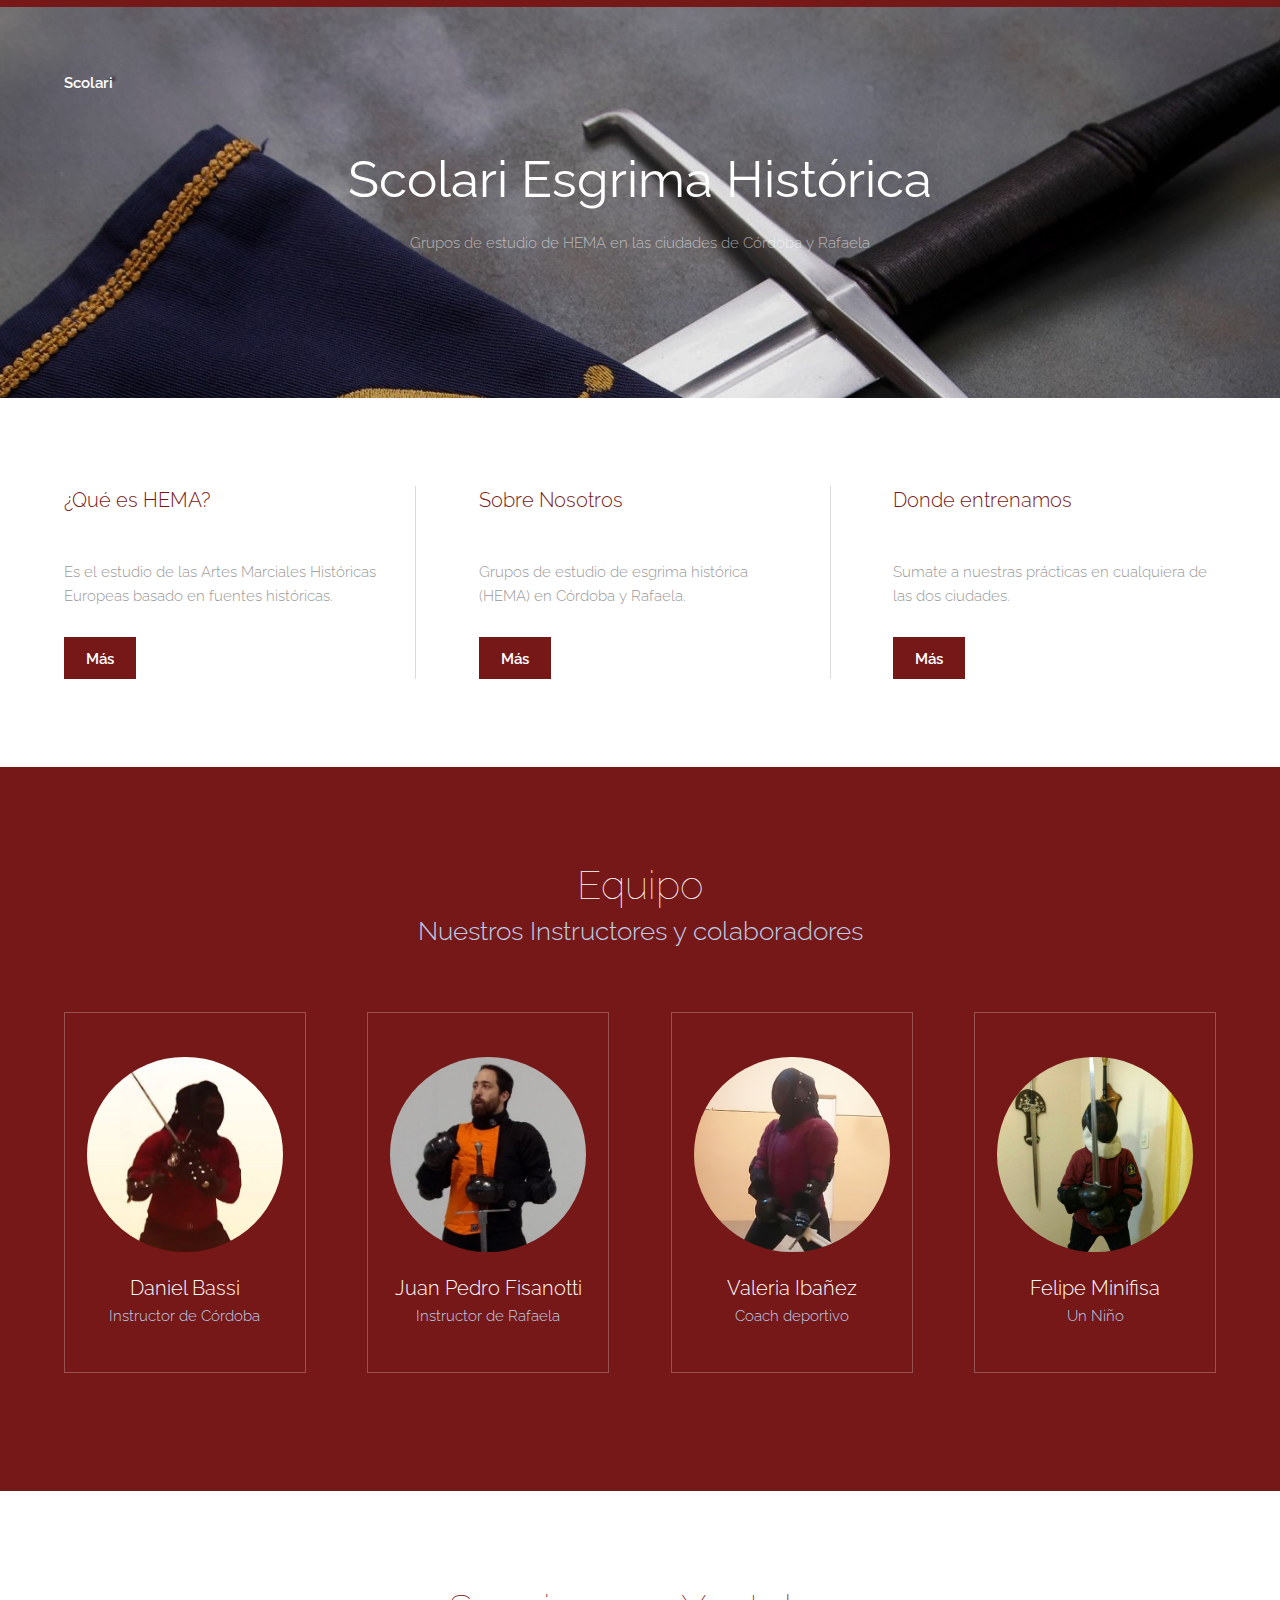
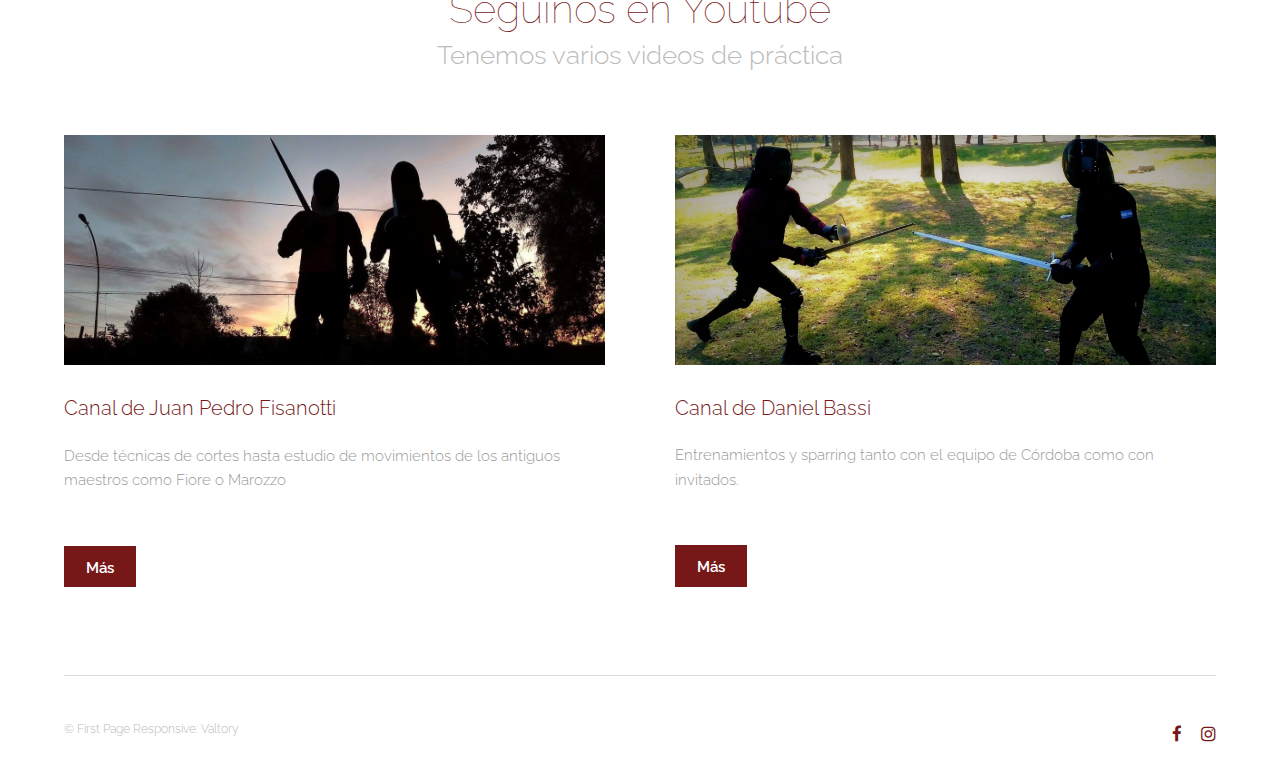
<file: index.html>
<!DOCTYPE HTML>
<!--
-->
<html>
	<head>
		<title>Scolari HEMA</title>
		<link  rel="icon"   href="images/logo1.png" sizes="32x32" type="image/png" />
		<meta charset="utf-8" />
		<meta name="viewport" content="width=device-width, initial-scale=1" />
		<link rel="stylesheet" href="assets/css/main.css" />
	</head>
	<body>

		<!-- Header -->
			<header id="header">
				<div class="inner">
					<a href="index.html" class="logo">Scolari</a>
					<nav id="nav">
					</nav>
					<a href="#navPanel" class="navPanelToggle"><span class="fa fa-bars"></span></a>
				</div>
			</header>

		<!-- Banner -->
			<section id="banner">
				<h1>Scolari Esgrima Histórica</h1>
				<p>Grupos de estudio de HEMA en las ciudades de Córdoba y Rafaela</p>
			</section>

		<!-- One -->
			<section id="one" class="wrapper">
				<div class="inner">
					<div class="flex flex-3">
						<article>
							<header>
								<h3>¿Qué es HEMA?<br /> </h3>
							</header> <br>
							<p>Es el estudio de las Artes Marciales Históricas Europeas basado en fuentes históricas.</p>
							<footer>
								<a href="queeshema.html" class="button special">Más</a>
							</footer>
						</article>
						<article>
							<header>
								<h3>Sobre Nosotros<br /> </h3>
								<br>
							</header>
							<p>Grupos de estudio de esgrima histórica (HEMA) en Córdoba y Rafaela.</p>
							<footer>
								<a href="aboutus.html" class="button special">Más</a>
							</footer>
						</article>
						<article>
							<header>
								<h3>Donde entrenamos<br /> </h3>
								<br>
							</header>
							<p>Sumate a nuestras prácticas en cualquiera de las dos ciudades.</p>
							<footer>
								<a href="ubicacion.html" class="button special">Más</a>
							</footer>
						</article>
					</div>
				</div>
			</section>

		<!-- Two -->
			<section id="two" class="wrapper style1 special">
				<div class="inner">
					<header>
						<h2>Equipo</h2>
						<p>Nuestros Instructores y colaboradores</p>
					</header>
					<div class="flex flex-4">
						<div class="box person">
							<div class="image round">
								<img src="images/pic03.jpg" alt="Person 1" />
							</div>
							<h3>Daniel Bassi</h3>
							<p>Instructor de Córdoba</p>
						</div>
						<div class="box person">
							<div class="image round">
								
								<img src="images/pic04.jpg" alt="Person 2" />
							</div>
							<h3>Juan Pedro Fisanotti</h3>
							<p>Instructor de Rafaela</p>
						</div>
						<div class="box person">
							<div class="image round">
								<img src="images/pic05.jpg" alt="Person 3" />
							</div>
							<h3>Valeria Ibañez</h3>
							<p>Coach deportivo</p>
						</div>
						<div class="box person">
							<div class="image round">
								<img src="images/pic06.jpg" alt="Person 4" />
							</div>
							<h3>Felipe Minifisa</h3>
							<p>Un Niño</p>
						</div>
					</div>
				</div>
			</section>

		<!-- Three -->
			<section id="three" class="wrapper special">
				<div class="inner">
					<header class="align-center">
						<h2>Seguinos en Youtube</h2>
						<p>Tenemos varios videos de práctica</p>
					</header>
					<div class="flex flex-2">
						<article>
							<div class="image fit">
								<img src="images/pic01.jpg" alt="Pic 01" />
							</div>
							<header>
								<h3>Canal de Juan Pedro Fisanotti</h3>
							</header>
							<p>Desde técnicas de cortes hasta estudio de movimientos de los antiguos maestros como Fiore o Marozzo</p>
							<br>
							<footer>
								<a href="https://www.youtube.com/user/fisadev" class="button special">Más</a>
							</footer>
						</article>
						<article>
							<div class="image fit">
								<img src="images/pic02.jpg" alt="Pic 02" />
							</div>
							<header>
								<h3>Canal de Daniel Bassi</h3>
							</header>
							<p>Entrenamientos y sparring tanto con el equipo de Córdoba como con invitados.</p>
							<br>
							<footer>
								<a href="https://www.youtube.com/user/Dancorg" class="button special">Más</a>
							</footer>
						</article>
					</div>
				</div>
			</section>

		<!-- Footer -->
			<footer id="footer">
				<div class="inner">
					<div class="flex">
						<div class="copyright">
							&copy; First Page Responsive: <a href="https://github.com/Valtory">Valtory</a>
						</div>
						<ul class="icons">
							<li><a href="https://www.facebook.com/scolariesgrimahistorica" class="icon fa-facebook"><span class="label">Facebook</span></a></li>
							
							<li><a href="https://www.instagram.com/scolaricordoba/" class="icon fa-instagram"><span class="label">Instagram</span></a></li>
						</ul>
					</div>
				</div>
			</footer>

		<!-- Scripts -->
			<script src="assets/js/jquery.min.js"></script>
			<script src="assets/js/skel.min.js"></script>
			<script src="assets/js/util.js"></script>
			<script src="assets/js/main.js"></script>

	</body>
</html>
</file>
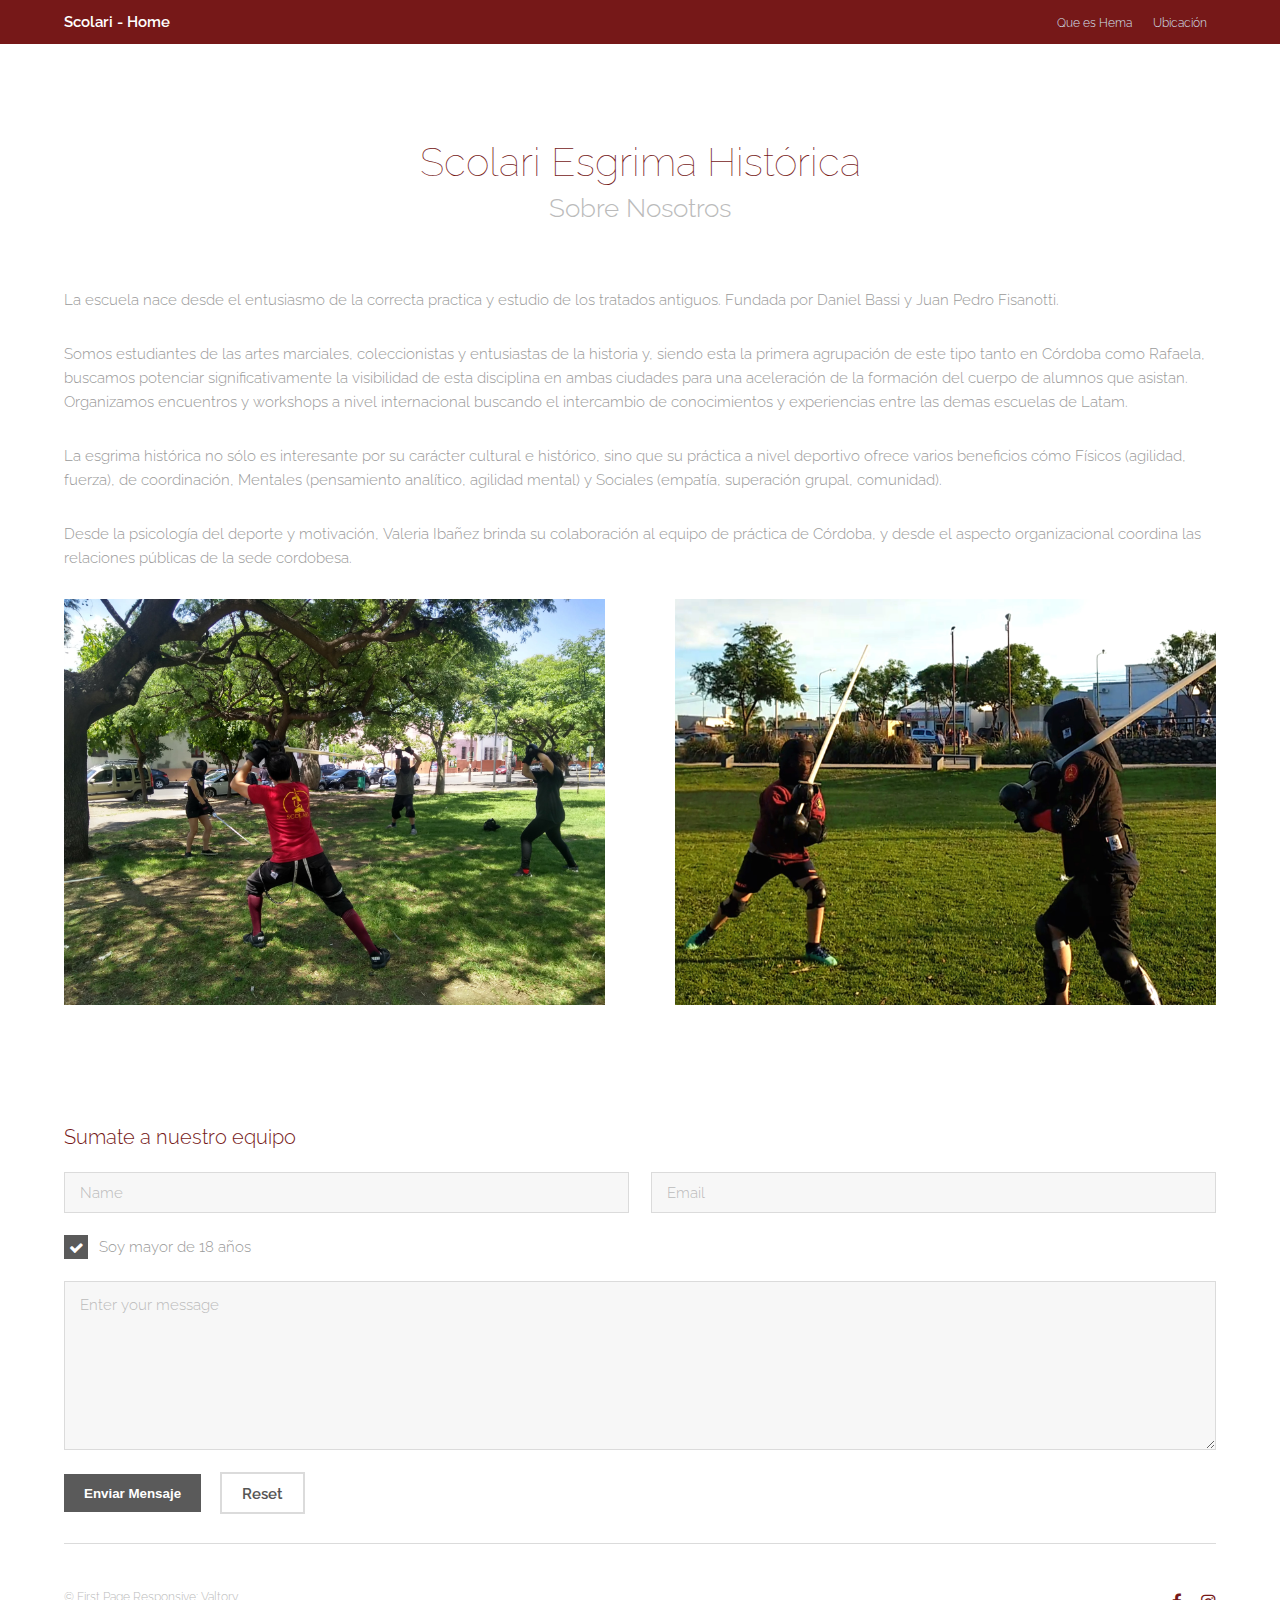
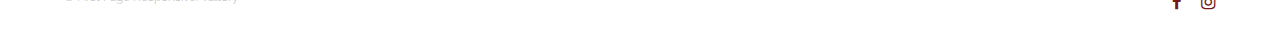
<file: aboutus.html>
<!DOCTYPE HTML>

<html>
	<head>
		<title>Sobre Nosotros</title>
		<link  rel="icon"   href="images/logo1.png" sizes="32x32" type="image/png" />
		<meta charset="utf-8" />
		<meta name="viewport" content="width=device-width, initial-scale=1" />
		<link rel="stylesheet" href="assets/css/main.css" />
	</head>
	<body class="subpage">

		<!-- Header -->
			<header id="header">
				<div class="inner">
					<a href="index.html" class="logo">Scolari - Home</a>
					<a href="queeshema.html" style="-webkit-tap-highlight-color: rgba(0, 0, 0, 0);">Que es Hema</a>
					</nav>
					<a href="ubicacion.html" style="-webkit-tap-highlight-color: rgba(0, 0, 0, 0);">Ubicación</a>
                </nav>
					<a href="#navPanel" class="navPanelToggle"><span class="fa fa-bars"></span></a>
				</div>
			</header>

		<!-- Three -->
			<section id="three" class="wrapper">
				<div class="inner">
					<header class="align-center">
						<h2>Scolari Esgrima Histórica</h2>
						<p>Sobre Nosotros</p>
					</header>
					<p> La escuela nace desde el entusiasmo de la correcta practica y estudio de los tratados antiguos. Fundada por Daniel Bassi y Juan Pedro Fisanotti.</p>
					<p>Somos estudiantes de las artes marciales, coleccionistas y entusiastas de la historia y, siendo esta la primera agrupación de este tipo tanto en Córdoba como Rafaela, buscamos potenciar significativamente la visibilidad de esta disciplina en ambas ciudades para una aceleración de la formación del cuerpo de alumnos que asistan. 
						Organizamos encuentros y workshops a nivel internacional buscando el intercambio de conocimientos y experiencias entre las demas escuelas de Latam.</p> 
						<p>La esgrima histórica no sólo es interesante por su carácter cultural e histórico, sino que su práctica a nivel deportivo ofrece varios beneficios cómo Físicos (agilidad, fuerza), de coordinación, Mentales (pensamiento analítico, agilidad mental) y Sociales (empatía, superación grupal, comunidad).</p>
						<p>Desde la psicología del deporte y motivación, Valeria Ibañez brinda su colaboración al equipo de práctica de Córdoba, y desde el aspecto organizacional coordina las relaciones públicas de la sede cordobesa.
						</p>
					<div class="flex flex-2">
						<article>
							<div class="image fit">
								<img src="images/pic07.jpg" alt="Pic 07" />
							</div>
							
						</article>
						<article>
							<div class="image fit">
								<img src="images/felifisa.jpg" alt="Pic 08" />
							</div>
							
						</article>
					</div>
				</div>
			</section>

<!-- Box -->
<section >
	<div class="inner">
			<!-- Form -->
			<h3>Sumate a nuestro equipo</h3>
			
		<form  name="contactForm" id= "resetForm">	
			<div class="row uniform">
				<div class="6u 12u$(xsmall)">
					<input type="text" name="name" id="name" value="" placeholder="Name" />
				</div>
				<div class="6u$ 12u$(xsmall)">
					<input type="email" name="email" id="email" value="" placeholder="Email" />
				</div>
				
				<div class="6u$ 12u$(small)">
					<input type="checkbox" id="human" name="human" checked>
					<label for="human">Soy mayor de 18 años</label>
				</div>
				<!-- Break -->
				<div class="12u$">
					<textarea name="message" id="message" placeholder="Enter your message" rows="6"></textarea>
				</div>
				<!-- Break -->
				<div class="12u$">
					<ul class="actions">
						<li><button type="submit" id="submit-form">Enviar Mensaje</button></li>
						
						<li><input type="reset" value="Reset" class="alt" /></li>
					</ul>
				</div>
			</div>
		</form>
		<script>
			const scriptURL = 'https://script.google.com/macros/s/AKfycbxB9X_HObj8pvS7sQgQmAcLb013Fm8_NNyYNDnj6IK9x7K4hk4f/exec'
			const form = document.forms['contactForm']
			console.log(form)
		
			form.addEventListener('submit', e => {
				e.preventDefault()
				fetch(scriptURL, { method: 'POST', body: new FormData(form)})
				.then(response => {
					location.href ="thankyou.html"
					//$('#resetForm')[0].reset();
					//alert('recibimos tus datos!')
				})
				.catch(error => console.error('Error!', error.message))
			})
		</script>
	</div>
</div>
</section>



	</body>
	
		<!-- Footer -->
			<footer id="footer">
				<div class="inner">
					<div class="flex">
						<div class="copyright">
							&copy; First Page Responsive: <a href="https://github.com/Valtory">Valtory</a>
						</div>
						<ul class="icons">
							<li><a href="https://www.facebook.com/scolariesgrimahistorica" class="icon fa-facebook"><span class="label">Facebook</span></a></li>
							
							<li><a href="https://www.instagram.com/scolaricordoba/" class="icon fa-instagram"><span class="label">Instagram</span></a></li>
						</ul>
					</div>
				</div>
			</footer>

		<!-- Scripts -->
			<script src="assets/js/jquery.min.js"></script>
			<script src="assets/js/skel.min.js"></script>
			<script src="assets/js/util.js"></script>
			<script src="assets/js/main.js"></script>

	</body>
</html>
</file>
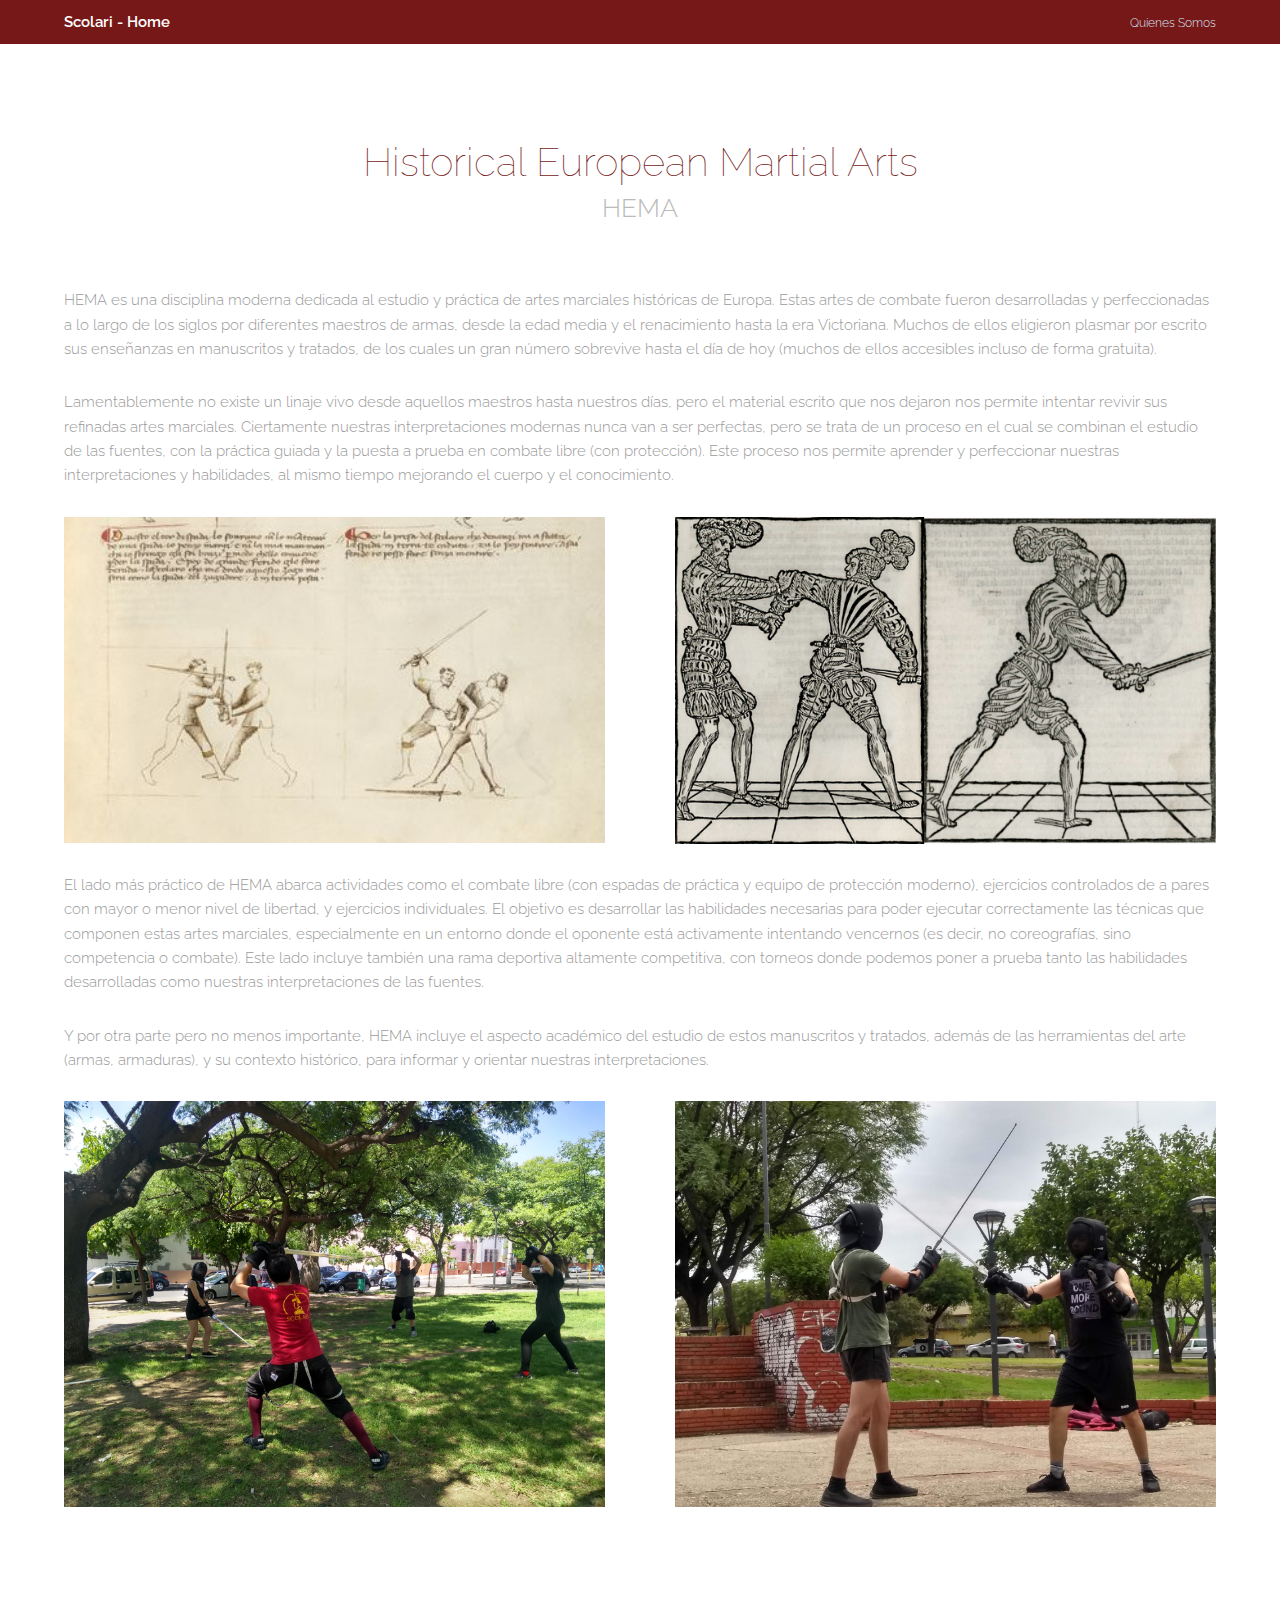
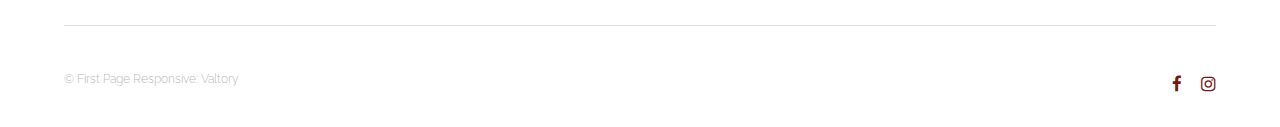
<file: queeshema.html>
<!DOCTYPE HTML>

<html>
	<head>
		<title>Que es HEMA</title>
		<link  rel="icon"   href="images/logo1.png" sizes="32x32" type="image/png" />
		<meta charset="utf-8" />
		<meta name="viewport" content="width=device-width, initial-scale=1" />
		<link rel="stylesheet" href="assets/css/main.css" />
	</head>
	<body class="subpage">

		<!-- Header -->
			<header id="header">
				<div class="inner">
					<a href="index.html" class="logo">Scolari - Home</a>
					<nav id="nav">
					<a href="aboutus.html" style="-webkit-tap-highlight-color: rgba(0, 0, 0, 0);">Quienes Somos</a>
					</nav>
					<a href="#navPanel" class="navPanelToggle"><span class="fa fa-bars"></span></a>
				</div>
			</header>

		<!-- Three -->
			<section id="three" class="wrapper">
				<div class="inner">
					<header class="align-center">
						<h2>Historical European Martial Arts</h2>
						<p>HEMA</p>
					</header>
					<p>
                        HEMA es una disciplina moderna dedicada al estudio y práctica de artes marciales históricas de Europa. 
                        Estas artes de combate fueron desarrolladas y perfeccionadas a lo largo de los siglos por diferentes maestros 
                        de armas, desde la edad media y el renacimiento hasta la era Victoriana. Muchos de ellos eligieron 
                        plasmar por escrito sus enseñanzas en manuscritos y tratados, de los cuales un gran número sobrevive
                        hasta el día de hoy (muchos de ellos accesibles incluso de forma gratuita).
                    </p>
                    <p>
                        Lamentablemente no existe un linaje vivo desde aquellos maestros hasta nuestros días, pero el material escrito 
                        que nos dejaron nos permite intentar revivir sus refinadas artes marciales. Ciertamente nuestras 
                        interpretaciones modernas nunca van a ser perfectas, pero se trata de un proceso en el cual se combinan el 
                        estudio de las fuentes, con la práctica guiada y la puesta a prueba en combate libre (con protección).
                        Este proceso nos permite aprender y perfeccionar nuestras interpretaciones y habilidades, al mismo tiempo
                        mejorando el cuerpo y el conocimiento.
                    </p>
                    <div class="flex flex-2">
						<article>
							<div class="image fit">
								<img src="images/sources01.jpg" alt="Fiore longsword source" />
							</div>
							
						</article>
						<article>
							<div class="image fit">
								<img src="images/sources02.png" alt="Marozzo dagger source" />
							</div>
							
						</article>
					</div>
                    <p>
                        El lado más práctico de HEMA abarca actividades como el combate libre (con espadas de práctica y equipo de 
                        protección moderno), ejercicios controlados de a pares con mayor o menor nivel de libertad, y 
                        ejercicios individuales. El objetivo es desarrollar las habilidades necesarias para poder ejecutar 
                        correctamente las técnicas que componen estas artes marciales, especialmente en un entorno donde el oponente
                        está activamente intentando vencernos (es decir, no coreografías, sino competencia o combate).
                        
                        Este lado incluye también una rama deportiva altamente competitiva, con torneos donde podemos poner a prueba 
                        tanto las habilidades desarrolladas como nuestras interpretaciones de las fuentes.
                    </p>
                    <p>
                        Y por otra parte pero no menos importante, HEMA incluye el aspecto académico del estudio de estos manuscritos 
                        y tratados, además de las herramientas del arte (armas, armaduras), y su contexto histórico, para informar 
                        y orientar nuestras interpretaciones.
                    </p>
					<div class="flex flex-2">
						<article>
							<div class="image fit">
								<img src="images/pic07.jpg" alt="Pic 07" />
							</div>
							
						</article>
						<article>
							<div class="image fit">
								<img src="images/pic08.jpg" alt="Pic 08" />
							</div>
							
						</article>
					</div>
				</div>
			</section>

		<!-- Footer -->
			<footer id="footer">
				<div class="inner">
					<div class="flex">
						<div class="copyright">
							&copy; First Page Responsive: <a href="https://github.com/Valtory">Valtory</a>
						</div>
						<ul class="icons">
							<li><a href="https://www.facebook.com/scolariesgrimahistorica" class="icon fa-facebook"><span class="label">Facebook</span></a></li>
							
							<li><a href="https://www.instagram.com/scolaricordoba/" class="icon fa-instagram"><span class="label">Instagram</span></a></li>
						</ul>
					</div>
				</div>
			</footer>

		<!-- Scripts -->
			<script src="assets/js/jquery.min.js"></script>
			<script src="assets/js/skel.min.js"></script>
			<script src="assets/js/util.js"></script>
			<script src="assets/js/main.js"></script>

	</body>
</html>
</file>
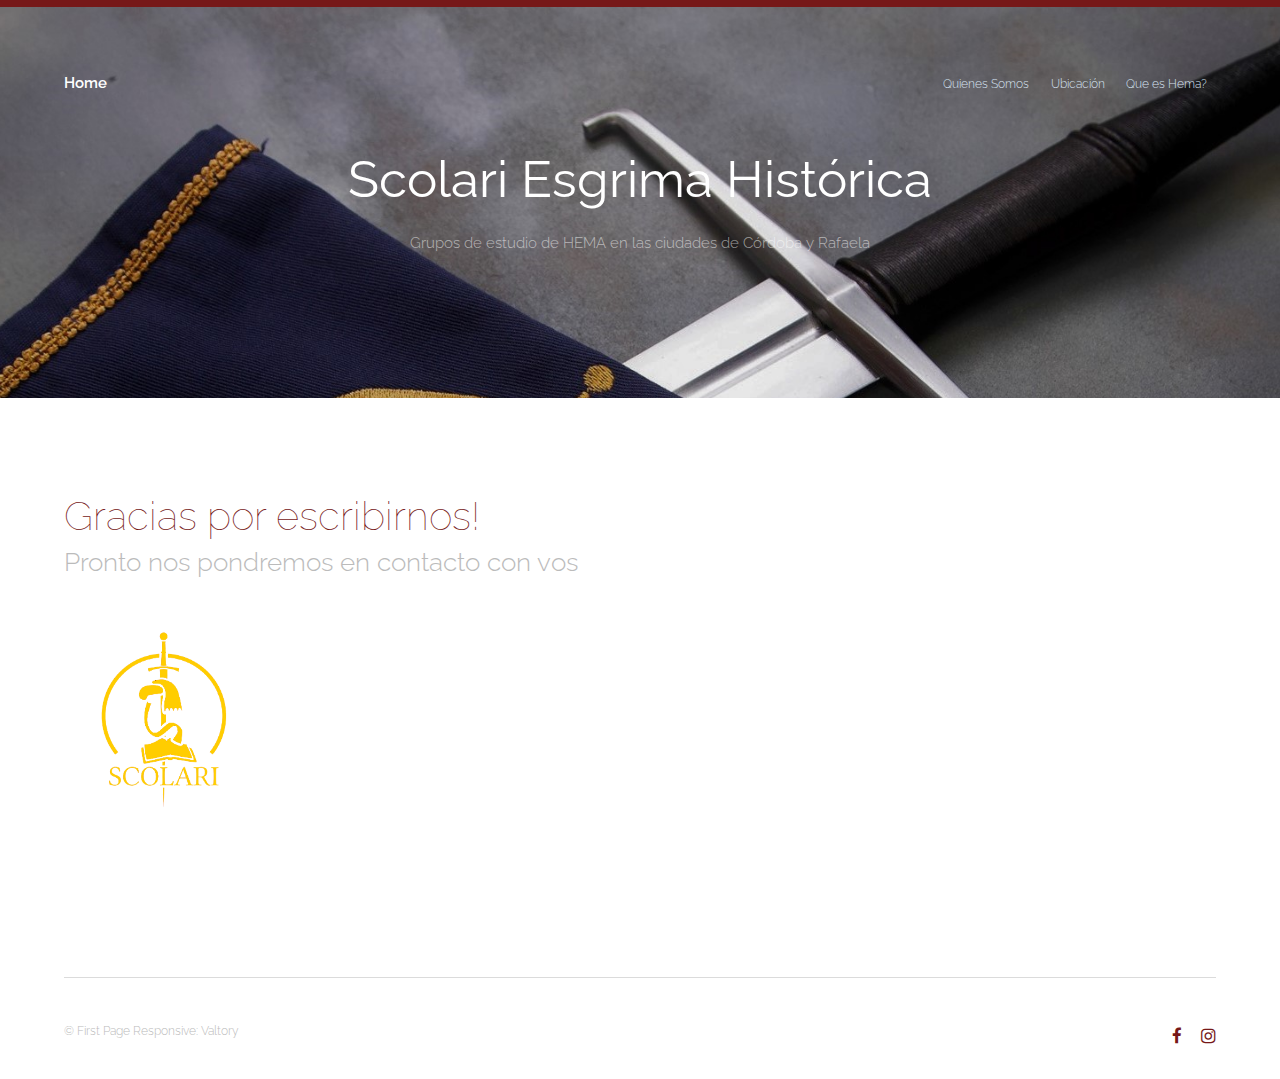
<file: thankyou.html>
<!DOCTYPE HTML>
<!--
-->
<html>
	<head>
		<title>Scolari HEMA</title>
		<link  rel="icon"   href="images/logo1.png" sizes="32x32" type="image/png" />
		<meta charset="utf-8" />
		<meta name="viewport" content="width=device-width, initial-scale=1" />
		<link rel="stylesheet" href="assets/css/main.css" />
	</head>
	<body>

		<!-- Header -->
			<header id="header">
				<div class="inner">
					<a href="index.html" class="logo">Home</a>
					
                    </nav>
                    <a href="aboutus.html" style="-webkit-tap-highlight-color: rgba(0, 0, 0, 0);">Quienes Somos</a>
                    </nav>
                    <a href="ubicacion.html" style="-webkit-tap-highlight-color: rgba(0, 0, 0, 0);">Ubicación</a>
                    </nav>
                    <a href="queeshema.html" style="-webkit-tap-highlight-color: rgba(0, 0, 0, 0);">Que es Hema?</a>
					</nav>
					<a href="#navPanel" class="navPanelToggle"><span class="fa fa-bars"></span></a>
				</div>
			</header>

		<!-- Banner -->
			<section id="banner">
				<h1>Scolari Esgrima Histórica</h1>
				<p>Grupos de estudio de HEMA en las ciudades de Córdoba y Rafaela</p>
            </section>
			<section id="two" class="wrapper style2">
				<div class="inner">
					<header>
						<h2> Gracias por escribirnos!</h2>
                        <p>Pronto nos pondremos en contacto con vos</p>
                        <span><img width="200" height="200" src="images/logoo.png" alt="" /></span>
					</header>
                        </div>
			</section>


		<!-- Footer -->
<footer id="footer">
    <div class="inner">
        <div class="flex">
            <div class="copyright">
                &copy; First Page Responsive: <a href="https://github.com/Valtory">Valtory</a>
            </div>
            <ul class="icons">
                <li><a href="https://www.facebook.com/scolariesgrimahistorica" class="icon fa-facebook"><span class="label">Facebook</span></a></li>
                        
                <li><a href="https://www.instagram.com/scolaricordoba/" class="icon fa-instagram"><span class="label">Instagram</span></a></li>
                </ul>
                </div>
            </div>
        </footer>

<!-- Scripts -->
    <script src="assets/js/jquery.min.js"></script>
    <script src="assets/js/skel.min.js"></script>
    <script src="assets/js/util.js"></script>
    <script src="assets/js/main.js"></script>

</body>
</html>
</file>
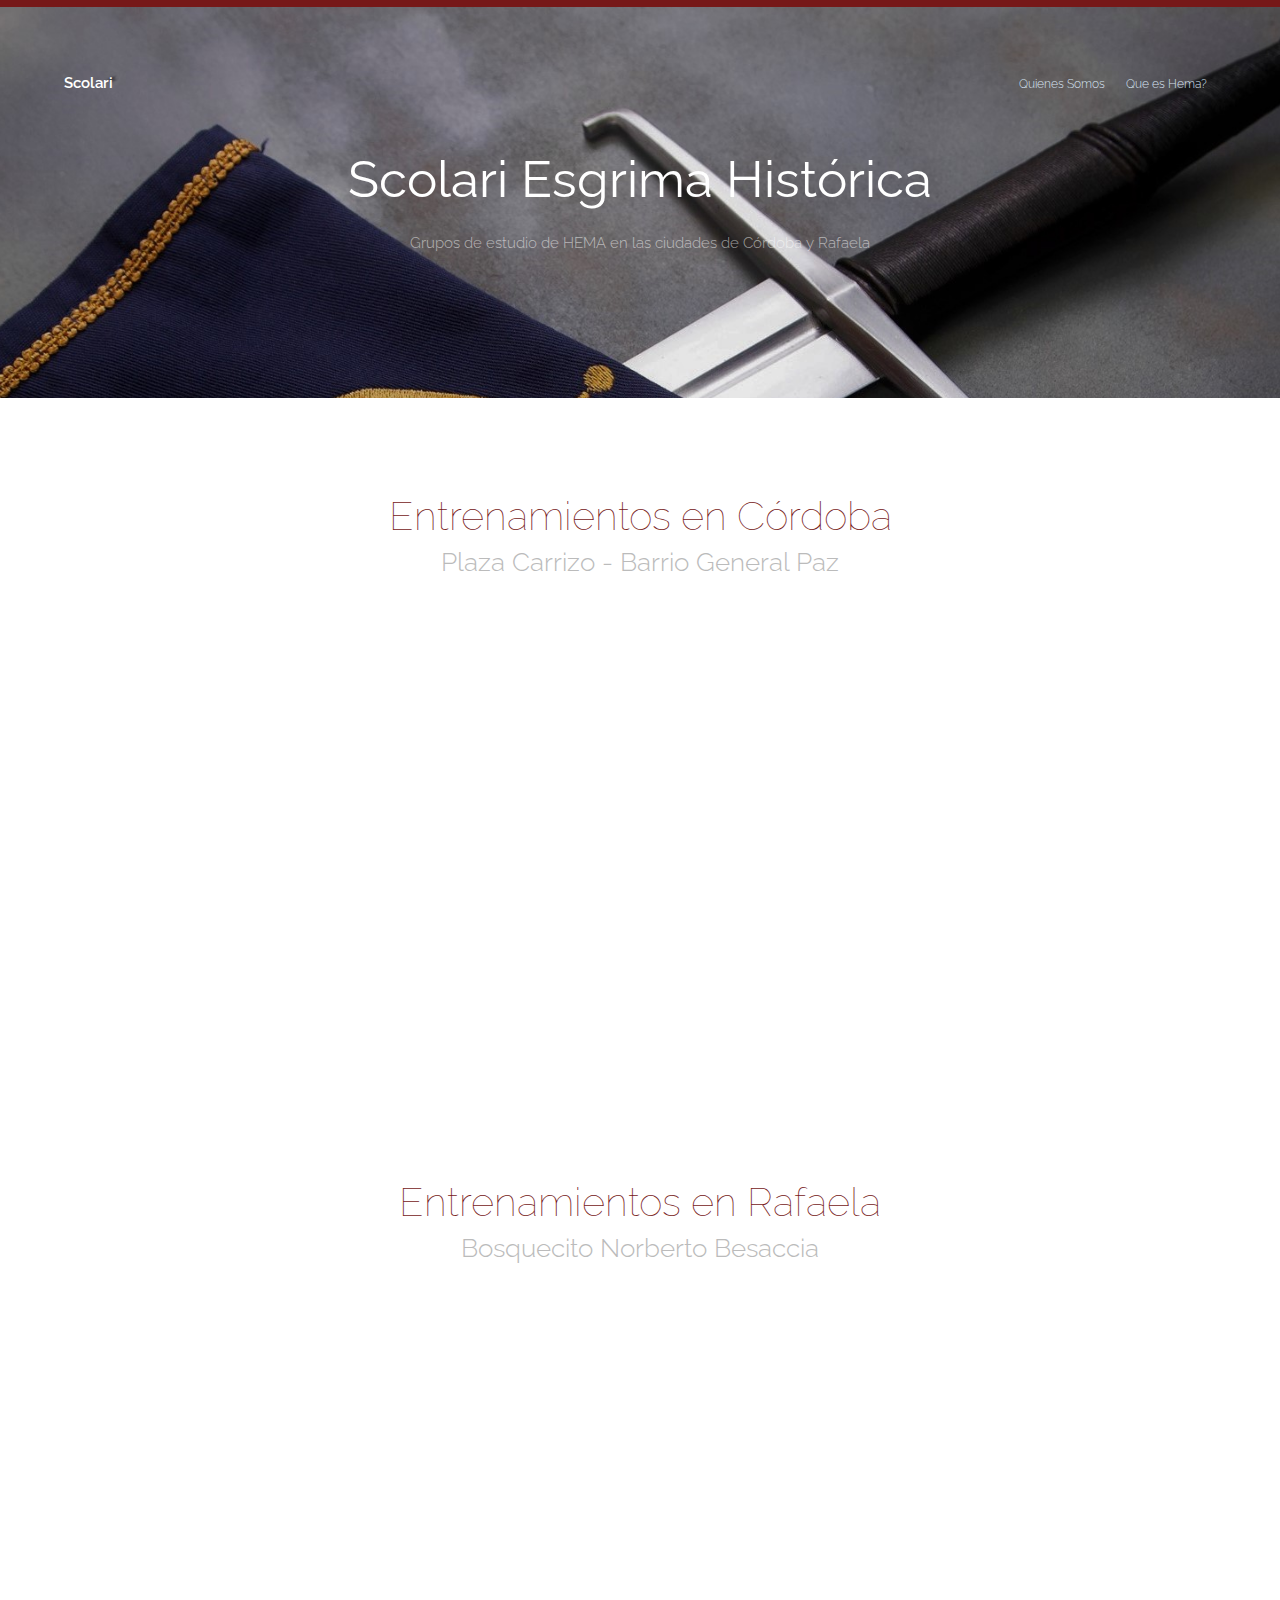
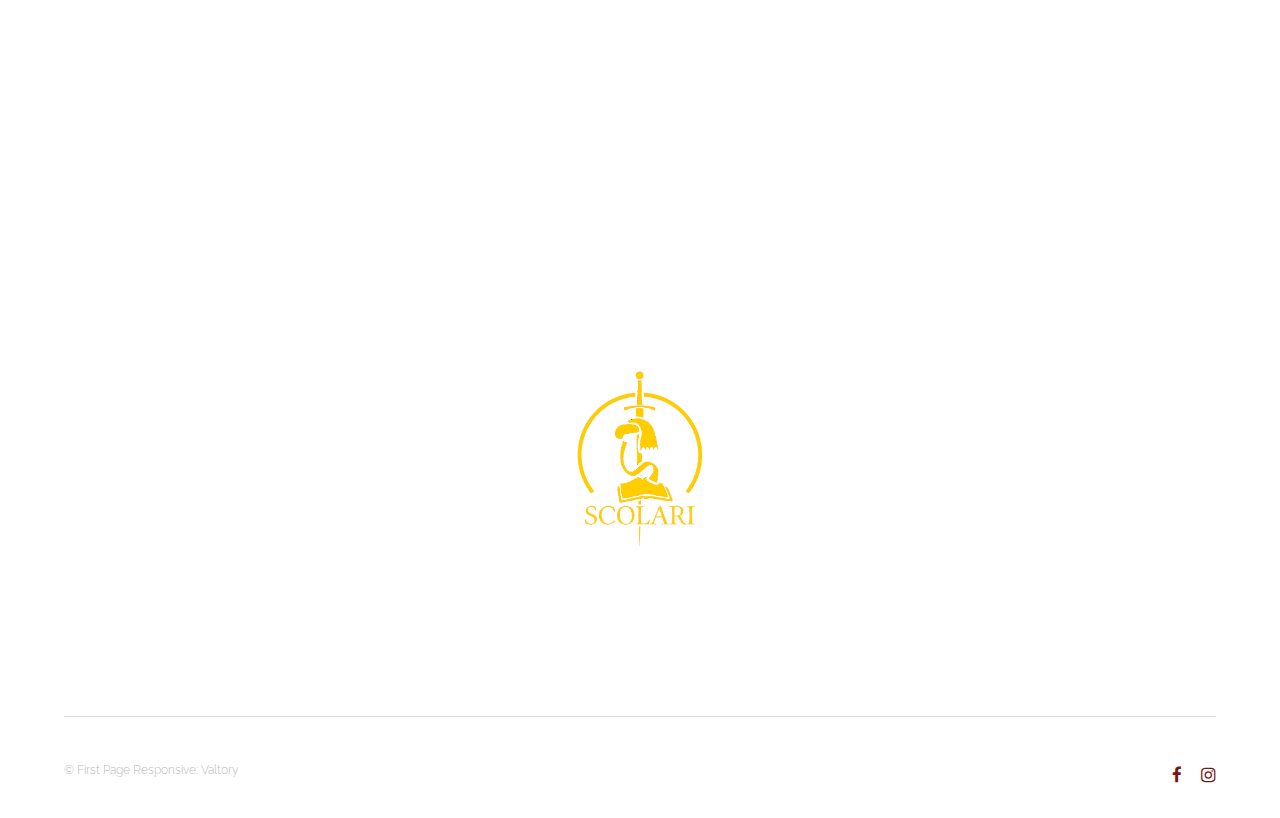
<file: ubicacion.html>
<!DOCTYPE HTML>
<!--
-->
<html>
	<head>
		<title>Scolari HEMA</title>
		<link  rel="icon"   href="images/logo1.png" sizes="32x32" type="image/png" />
		<meta charset="utf-8" />
		<meta name="viewport" content="width=device-width, initial-scale=1" />
		<link rel="stylesheet" href="assets/css/main.css" />
	</head>
	<body>

		<!-- Header -->
			<header id="header">
				<div class="inner">
					<a href="index.html" class="logo">Scolari</a>
                </nav>
                <a href="aboutus.html" style="-webkit-tap-highlight-color: rgba(0, 0, 0, 0);">Quienes Somos</a>
                </nav>
                <a href="queeshema.html" style="-webkit-tap-highlight-color: rgba(0, 0, 0, 0);">Que es Hema?</a>
                </nav>
                
					<a href="#navPanel" class="navPanelToggle"><span class="fa fa-bars"></span></a>
				</div>
			</header>

		<!-- Banner -->
			<section id="banner">
				<h1>Scolari Esgrima Histórica</h1>
				<p>Grupos de estudio de HEMA en las ciudades de Córdoba y Rafaela</p>
			</section>

            <section id="three" class="wrapper special">
				<div class="inner">
					<header class="align-center">
						<h2>Entrenamientos en Córdoba</h2>
						<p>Plaza Carrizo - Barrio General Paz</p>
					</header>
                    <iframe src="https://www.google.com/maps/embed?pb=!1m18!1m12!1m3!1d3405.173066465669!2d-64.1703649848521!3d-31.409357481406513!2m3!1f0!2f0!3f0!3m2!1i1024!2i768!4f13.1!3m3!1m2!1s0x9432a345cfacf29f%3A0x961b906081978874!2sScolari%20Esgrima%20Hist%C3%B3rica!5e0!3m2!1ses-419!2sar!4v1591506036203!5m2!1ses-419!2sar" width="600" height="450" frameborder="0" style="border:0;" allowfullscreen="" aria-hidden="false" tabindex="0"></iframe>
                </div>
            <br>
            <br>
            <br>

            <section id="three" >
				<div class="inner">
					<header class="align-center">
						<h2>Entrenamientos en Rafaela</h2>
						<p>Bosquecito Norberto Besaccia</p>
					</header>
                    <iframe src="https://www.google.com/maps/embed?pb=!1m18!1m12!1m3!1d3410.0151597571034!2d-61.49890568485533!3d-31.275675881451207!2m3!1f0!2f0!3f0!3m2!1i1024!2i768!4f13.1!3m3!1m2!1s0x95caaf7f972aa53d%3A0x391863a67ff04745!2sBosquecito%20Norberto%20Besaccia!5e0!3m2!1ses-419!2sar!4v1591506929172!5m2!1ses-419!2sar" width="600" height="450" frameborder="0" style="border:0;" allowfullscreen="" aria-hidden="false" tabindex="0"></iframe>
                </div>
            </section>
            </section>

            <section id="three" class="wrapper style3">
				<header class="align-center">
                <span><img width="200" height="200" src="images/logoo.png" alt="" /></span>
					</header>
                    </div>
                        </section>

		<!-- Footer -->
        <footer id="footer">
            <div class="inner">
                <div class="flex">
                    <div class="copyright">
                        &copy; First Page Responsive: <a href="https://github.com/Valtory">Valtory</a>
                    </div>
                    <ul class="icons">
                        <li><a href="https://www.facebook.com/scolariesgrimahistorica" class="icon fa-facebook"><span class="label">Facebook</span></a></li>
                        
                        <li><a href="https://www.instagram.com/scolaricordoba/" class="icon fa-instagram"><span class="label">Instagram</span></a></li>
                    </ul>
                </div>
            </div>
        </footer>

    <!-- Scripts -->
        <script src="assets/js/jquery.min.js"></script>
        <script src="assets/js/skel.min.js"></script>
        <script src="assets/js/util.js"></script>
        <script src="assets/js/main.js"></script>

</body>
</html>
</file>
<file: assets/css/main.css>
@charset "UTF-8";
@import url(font-awesome.min.css);
@import "https://fonts.googleapis.com/css?family=Raleway:100,300,600";

/* Reset */

	html, body, div, span, applet, object, iframe, h1, h2, h3, h4, h5, h6, p, blockquote, pre, a, abbr, acronym, address, big, cite, code, del, dfn, em, img, ins, kbd, q, s, samp, small, strike, strong, sub, sup, tt, var, b, u, i, center, dl, dt, dd, ol, ul, li, fieldset, form, label, legend, table, caption, tbody, tfoot, thead, tr, th, td, article, aside, canvas, details, embed, figure, figcaption, footer, header, hgroup, menu, nav, output, ruby, section, summary, time, mark, audio, video {
		margin: 0;
		padding: 0;
		border: 0;
		font-size: 100%;
		font: inherit;
		vertical-align: baseline;
	}

	article, aside, details, figcaption, figure, footer, header, hgroup, menu, nav, section {
		display: block;
	}

	body {
		line-height: 1;
	}

	ol, ul {
		list-style: none;
	}

	blockquote, q {
		quotes: none;
	}

	blockquote:before, blockquote:after, q:before, q:after {
		content: '';
		content: none;
	}

	table {
		border-collapse: collapse;
		border-spacing: 0;
	}

	body {
		-webkit-text-size-adjust: none;
	}

/* Box Model */

	*, *:before, *:after {
		-moz-box-sizing: border-box;
		-webkit-box-sizing: border-box;
		box-sizing: border-box;
	}

/* Containers */

	.container {
		margin-left: auto;
		margin-right: auto;
	}

	.container.\31 25\25 {
		width: 100%;
		max-width: 100em;
		min-width: 80em;
	}

	.container.\37 5\25 {
		width: 60em;
	}

	.container.\35 0\25 {
		width: 40em;
	}

	.container.\32 5\25 {
		width: 20em;
	}

	.container {
		width: 80em;
	}

	@media screen and (max-width: 1680px) {

		.container.\31 25\25 {
			width: 100%;
			max-width: 100em;
			min-width: 80em;
		}

		.container.\37 5\25 {
			width: 60em;
		}

		.container.\35 0\25 {
			width: 40em;
		}

		.container.\32 5\25 {
			width: 20em;
		}

		.container {
			width: 80em;
		}

	}

	@media screen and (max-width: 1280px) {

		.container.\31 25\25 {
			width: 100%;
			max-width: 81.25em;
			min-width: 65em;
		}

		.container.\37 5\25 {
			width: 48.75em;
		}

		.container.\35 0\25 {
			width: 32.5em;
		}

		.container.\32 5\25 {
			width: 16.25em;
		}

		.container {
			width: 65em;
		}

	}

	@media screen and (max-width: 980px) {

		.container.\31 25\25 {
			width: 100%;
			max-width: 112.5%;
			min-width: 90%;
		}

		.container.\37 5\25 {
			width: 67.5%;
		}

		.container.\35 0\25 {
			width: 45%;
		}

		.container.\32 5\25 {
			width: 22.5%;
		}

		.container {
			width: 90%;
		}

	}

	@media screen and (max-width: 736px) {

		.container.\31 25\25 {
			width: 100%;
			max-width: 112.5%;
			min-width: 90%;
		}

		.container.\37 5\25 {
			width: 67.5%;
		}

		.container.\35 0\25 {
			width: 45%;
		}

		.container.\32 5\25 {
			width: 22.5%;
		}

		.container {
			width: 90% !important;
		}

	}

	@media screen and (max-width: 480px) {

		.container.\31 25\25 {
			width: 100%;
			max-width: 112.5%;
			min-width: 90%;
		}

		.container.\37 5\25 {
			width: 67.5%;
		}

		.container.\35 0\25 {
			width: 45%;
		}

		.container.\32 5\25 {
			width: 22.5%;
		}

		.container {
			width: 90% !important;
		}

	}

/* Grid */

	.row {
		border-bottom: solid 1px transparent;
		-moz-box-sizing: border-box;
		-webkit-box-sizing: border-box;
		box-sizing: border-box;
	}

	.row > * {
		float: left;
		-moz-box-sizing: border-box;
		-webkit-box-sizing: border-box;
		box-sizing: border-box;
	}

	.row:after, .row:before {
		content: '';
		display: block;
		clear: both;
		height: 0;
	}

	.row.uniform > * > :first-child {
		margin-top: 0;
	}

	.row.uniform > * > :last-child {
		margin-bottom: 0;
	}

	.row.\30 \25 > * {
		padding: 0 0 0 0em;
	}

	.row.\30 \25 {
		margin: 0 0 -1px 0em;
	}

	.row.uniform.\30 \25 > * {
		padding: 0em 0 0 0em;
	}

	.row.uniform.\30 \25 {
		margin: 0em 0 -1px 0em;
	}

	.row > * {
		padding: 0 0 0 2em;
	}

	.row {
		margin: 0 0 -1px -2em;
	}

	.row.uniform > * {
		padding: 2em 0 0 2em;
	}

	.row.uniform {
		margin: -2em 0 -1px -2em;
	}

	.row.\32 00\25 > * {
		padding: 0 0 0 4em;
	}

	.row.\32 00\25 {
		margin: 0 0 -1px -4em;
	}

	.row.uniform.\32 00\25 > * {
		padding: 4em 0 0 4em;
	}

	.row.uniform.\32 00\25 {
		margin: -4em 0 -1px -4em;
	}

	.row.\31 50\25 > * {
		padding: 0 0 0 3em;
	}

	.row.\31 50\25 {
		margin: 0 0 -1px -3em;
	}

	.row.uniform.\31 50\25 > * {
		padding: 3em 0 0 3em;
	}

	.row.uniform.\31 50\25 {
		margin: -3em 0 -1px -3em;
	}

	.row.\35 0\25 > * {
		padding: 0 0 0 1em;
	}

	.row.\35 0\25 {
		margin: 0 0 -1px -1em;
	}

	.row.uniform.\35 0\25 > * {
		padding: 1em 0 0 1em;
	}

	.row.uniform.\35 0\25 {
		margin: -1em 0 -1px -1em;
	}

	.row.\32 5\25 > * {
		padding: 0 0 0 0.5em;
	}

	.row.\32 5\25 {
		margin: 0 0 -1px -0.5em;
	}

	.row.uniform.\32 5\25 > * {
		padding: 0.5em 0 0 0.5em;
	}

	.row.uniform.\32 5\25 {
		margin: -0.5em 0 -1px -0.5em;
	}

	.\31 2u, .\31 2u\24 {
		width: 100%;
		clear: none;
		margin-left: 0;
	}

	.\31 1u, .\31 1u\24 {
		width: 91.6666666667%;
		clear: none;
		margin-left: 0;
	}

	.\31 0u, .\31 0u\24 {
		width: 83.3333333333%;
		clear: none;
		margin-left: 0;
	}

	.\39 u, .\39 u\24 {
		width: 75%;
		clear: none;
		margin-left: 0;
	}

	.\38 u, .\38 u\24 {
		width: 66.6666666667%;
		clear: none;
		margin-left: 0;
	}

	.\37 u, .\37 u\24 {
		width: 58.3333333333%;
		clear: none;
		margin-left: 0;
	}

	.\36 u, .\36 u\24 {
		width: 50%;
		clear: none;
		margin-left: 0;
	}

	.\35 u, .\35 u\24 {
		width: 41.6666666667%;
		clear: none;
		margin-left: 0;
	}

	.\34 u, .\34 u\24 {
		width: 33.3333333333%;
		clear: none;
		margin-left: 0;
	}

	.\33 u, .\33 u\24 {
		width: 25%;
		clear: none;
		margin-left: 0;
	}

	.\32 u, .\32 u\24 {
		width: 16.6666666667%;
		clear: none;
		margin-left: 0;
	}

	.\31 u, .\31 u\24 {
		width: 8.3333333333%;
		clear: none;
		margin-left: 0;
	}

	.\31 2u\24 + *,
	.\31 1u\24 + *,
	.\31 0u\24 + *,
	.\39 u\24 + *,
	.\38 u\24 + *,
	.\37 u\24 + *,
	.\36 u\24 + *,
	.\35 u\24 + *,
	.\34 u\24 + *,
	.\33 u\24 + *,
	.\32 u\24 + *,
	.\31 u\24 + * {
		clear: left;
	}

	.\-11u {
		margin-left: 91.66667%;
	}

	.\-10u {
		margin-left: 83.33333%;
	}

	.\-9u {
		margin-left: 75%;
	}

	.\-8u {
		margin-left: 66.66667%;
	}

	.\-7u {
		margin-left: 58.33333%;
	}

	.\-6u {
		margin-left: 50%;
	}

	.\-5u {
		margin-left: 41.66667%;
	}

	.\-4u {
		margin-left: 33.33333%;
	}

	.\-3u {
		margin-left: 25%;
	}

	.\-2u {
		margin-left: 16.66667%;
	}

	.\-1u {
		margin-left: 8.33333%;
	}

	@media screen and (max-width: 1680px) {

		.row > * {
			padding: 0 0 0 2em;
		}

		.row {
			margin: 0 0 -1px -2em;
		}

		.row.uniform > * {
			padding: 2em 0 0 2em;
		}

		.row.uniform {
			margin: -2em 0 -1px -2em;
		}

		.row.\32 00\25 > * {
			padding: 0 0 0 4em;
		}

		.row.\32 00\25 {
			margin: 0 0 -1px -4em;
		}

		.row.uniform.\32 00\25 > * {
			padding: 4em 0 0 4em;
		}

		.row.uniform.\32 00\25 {
			margin: -4em 0 -1px -4em;
		}

		.row.\31 50\25 > * {
			padding: 0 0 0 3em;
		}

		.row.\31 50\25 {
			margin: 0 0 -1px -3em;
		}

		.row.uniform.\31 50\25 > * {
			padding: 3em 0 0 3em;
		}

		.row.uniform.\31 50\25 {
			margin: -3em 0 -1px -3em;
		}

		.row.\35 0\25 > * {
			padding: 0 0 0 1em;
		}

		.row.\35 0\25 {
			margin: 0 0 -1px -1em;
		}

		.row.uniform.\35 0\25 > * {
			padding: 1em 0 0 1em;
		}

		.row.uniform.\35 0\25 {
			margin: -1em 0 -1px -1em;
		}

		.row.\32 5\25 > * {
			padding: 0 0 0 0.5em;
		}

		.row.\32 5\25 {
			margin: 0 0 -1px -0.5em;
		}

		.row.uniform.\32 5\25 > * {
			padding: 0.5em 0 0 0.5em;
		}

		.row.uniform.\32 5\25 {
			margin: -0.5em 0 -1px -0.5em;
		}

		.\31 2u\28xlarge\29, .\31 2u\24\28xlarge\29 {
			width: 100%;
			clear: none;
			margin-left: 0;
		}

		.\31 1u\28xlarge\29, .\31 1u\24\28xlarge\29 {
			width: 91.6666666667%;
			clear: none;
			margin-left: 0;
		}

		.\31 0u\28xlarge\29, .\31 0u\24\28xlarge\29 {
			width: 83.3333333333%;
			clear: none;
			margin-left: 0;
		}

		.\39 u\28xlarge\29, .\39 u\24\28xlarge\29 {
			width: 75%;
			clear: none;
			margin-left: 0;
		}

		.\38 u\28xlarge\29, .\38 u\24\28xlarge\29 {
			width: 66.6666666667%;
			clear: none;
			margin-left: 0;
		}

		.\37 u\28xlarge\29, .\37 u\24\28xlarge\29 {
			width: 58.3333333333%;
			clear: none;
			margin-left: 0;
		}

		.\36 u\28xlarge\29, .\36 u\24\28xlarge\29 {
			width: 50%;
			clear: none;
			margin-left: 0;
		}

		.\35 u\28xlarge\29, .\35 u\24\28xlarge\29 {
			width: 41.6666666667%;
			clear: none;
			margin-left: 0;
		}

		.\34 u\28xlarge\29, .\34 u\24\28xlarge\29 {
			width: 33.3333333333%;
			clear: none;
			margin-left: 0;
		}

		.\33 u\28xlarge\29, .\33 u\24\28xlarge\29 {
			width: 25%;
			clear: none;
			margin-left: 0;
		}

		.\32 u\28xlarge\29, .\32 u\24\28xlarge\29 {
			width: 16.6666666667%;
			clear: none;
			margin-left: 0;
		}

		.\31 u\28xlarge\29, .\31 u\24\28xlarge\29 {
			width: 8.3333333333%;
			clear: none;
			margin-left: 0;
		}

		.\31 2u\24\28xlarge\29 + *,
		.\31 1u\24\28xlarge\29 + *,
		.\31 0u\24\28xlarge\29 + *,
		.\39 u\24\28xlarge\29 + *,
		.\38 u\24\28xlarge\29 + *,
		.\37 u\24\28xlarge\29 + *,
		.\36 u\24\28xlarge\29 + *,
		.\35 u\24\28xlarge\29 + *,
		.\34 u\24\28xlarge\29 + *,
		.\33 u\24\28xlarge\29 + *,
		.\32 u\24\28xlarge\29 + *,
		.\31 u\24\28xlarge\29 + * {
			clear: left;
		}

		.\-11u\28xlarge\29 {
			margin-left: 91.66667%;
		}

		.\-10u\28xlarge\29 {
			margin-left: 83.33333%;
		}

		.\-9u\28xlarge\29 {
			margin-left: 75%;
		}

		.\-8u\28xlarge\29 {
			margin-left: 66.66667%;
		}

		.\-7u\28xlarge\29 {
			margin-left: 58.33333%;
		}

		.\-6u\28xlarge\29 {
			margin-left: 50%;
		}

		.\-5u\28xlarge\29 {
			margin-left: 41.66667%;
		}

		.\-4u\28xlarge\29 {
			margin-left: 33.33333%;
		}

		.\-3u\28xlarge\29 {
			margin-left: 25%;
		}

		.\-2u\28xlarge\29 {
			margin-left: 16.66667%;
		}

		.\-1u\28xlarge\29 {
			margin-left: 8.33333%;
		}

	}

	@media screen and (max-width: 1280px) {

		.row > * {
			padding: 0 0 0 1.5em;
		}

		.row {
			margin: 0 0 -1px -1.5em;
		}

		.row.uniform > * {
			padding: 1.5em 0 0 1.5em;
		}

		.row.uniform {
			margin: -1.5em 0 -1px -1.5em;
		}

		.row.\32 00\25 > * {
			padding: 0 0 0 3em;
		}

		.row.\32 00\25 {
			margin: 0 0 -1px -3em;
		}

		.row.uniform.\32 00\25 > * {
			padding: 3em 0 0 3em;
		}

		.row.uniform.\32 00\25 {
			margin: -3em 0 -1px -3em;
		}

		.row.\31 50\25 > * {
			padding: 0 0 0 2.25em;
		}

		.row.\31 50\25 {
			margin: 0 0 -1px -2.25em;
		}

		.row.uniform.\31 50\25 > * {
			padding: 2.25em 0 0 2.25em;
		}

		.row.uniform.\31 50\25 {
			margin: -2.25em 0 -1px -2.25em;
		}

		.row.\35 0\25 > * {
			padding: 0 0 0 0.75em;
		}

		.row.\35 0\25 {
			margin: 0 0 -1px -0.75em;
		}

		.row.uniform.\35 0\25 > * {
			padding: 0.75em 0 0 0.75em;
		}

		.row.uniform.\35 0\25 {
			margin: -0.75em 0 -1px -0.75em;
		}

		.row.\32 5\25 > * {
			padding: 0 0 0 0.375em;
		}

		.row.\32 5\25 {
			margin: 0 0 -1px -0.375em;
		}

		.row.uniform.\32 5\25 > * {
			padding: 0.375em 0 0 0.375em;
		}

		.row.uniform.\32 5\25 {
			margin: -0.375em 0 -1px -0.375em;
		}

		.\31 2u\28large\29, .\31 2u\24\28large\29 {
			width: 100%;
			clear: none;
			margin-left: 0;
		}

		.\31 1u\28large\29, .\31 1u\24\28large\29 {
			width: 91.6666666667%;
			clear: none;
			margin-left: 0;
		}

		.\31 0u\28large\29, .\31 0u\24\28large\29 {
			width: 83.3333333333%;
			clear: none;
			margin-left: 0;
		}

		.\39 u\28large\29, .\39 u\24\28large\29 {
			width: 75%;
			clear: none;
			margin-left: 0;
		}

		.\38 u\28large\29, .\38 u\24\28large\29 {
			width: 66.6666666667%;
			clear: none;
			margin-left: 0;
		}

		.\37 u\28large\29, .\37 u\24\28large\29 {
			width: 58.3333333333%;
			clear: none;
			margin-left: 0;
		}

		.\36 u\28large\29, .\36 u\24\28large\29 {
			width: 50%;
			clear: none;
			margin-left: 0;
		}

		.\35 u\28large\29, .\35 u\24\28large\29 {
			width: 41.6666666667%;
			clear: none;
			margin-left: 0;
		}

		.\34 u\28large\29, .\34 u\24\28large\29 {
			width: 33.3333333333%;
			clear: none;
			margin-left: 0;
		}

		.\33 u\28large\29, .\33 u\24\28large\29 {
			width: 25%;
			clear: none;
			margin-left: 0;
		}

		.\32 u\28large\29, .\32 u\24\28large\29 {
			width: 16.6666666667%;
			clear: none;
			margin-left: 0;
		}

		.\31 u\28large\29, .\31 u\24\28large\29 {
			width: 8.3333333333%;
			clear: none;
			margin-left: 0;
		}

		.\31 2u\24\28large\29 + *,
		.\31 1u\24\28large\29 + *,
		.\31 0u\24\28large\29 + *,
		.\39 u\24\28large\29 + *,
		.\38 u\24\28large\29 + *,
		.\37 u\24\28large\29 + *,
		.\36 u\24\28large\29 + *,
		.\35 u\24\28large\29 + *,
		.\34 u\24\28large\29 + *,
		.\33 u\24\28large\29 + *,
		.\32 u\24\28large\29 + *,
		.\31 u\24\28large\29 + * {
			clear: left;
		}

		.\-11u\28large\29 {
			margin-left: 91.66667%;
		}

		.\-10u\28large\29 {
			margin-left: 83.33333%;
		}

		.\-9u\28large\29 {
			margin-left: 75%;
		}

		.\-8u\28large\29 {
			margin-left: 66.66667%;
		}

		.\-7u\28large\29 {
			margin-left: 58.33333%;
		}

		.\-6u\28large\29 {
			margin-left: 50%;
		}

		.\-5u\28large\29 {
			margin-left: 41.66667%;
		}

		.\-4u\28large\29 {
			margin-left: 33.33333%;
		}

		.\-3u\28large\29 {
			margin-left: 25%;
		}

		.\-2u\28large\29 {
			margin-left: 16.66667%;
		}

		.\-1u\28large\29 {
			margin-left: 8.33333%;
		}

	}

	@media screen and (max-width: 980px) {

		.row > * {
			padding: 0 0 0 1.5em;
		}

		.row {
			margin: 0 0 -1px -1.5em;
		}

		.row.uniform > * {
			padding: 1.5em 0 0 1.5em;
		}

		.row.uniform {
			margin: -1.5em 0 -1px -1.5em;
		}

		.row.\32 00\25 > * {
			padding: 0 0 0 3em;
		}

		.row.\32 00\25 {
			margin: 0 0 -1px -3em;
		}

		.row.uniform.\32 00\25 > * {
			padding: 3em 0 0 3em;
		}

		.row.uniform.\32 00\25 {
			margin: -3em 0 -1px -3em;
		}

		.row.\31 50\25 > * {
			padding: 0 0 0 2.25em;
		}

		.row.\31 50\25 {
			margin: 0 0 -1px -2.25em;
		}

		.row.uniform.\31 50\25 > * {
			padding: 2.25em 0 0 2.25em;
		}

		.row.uniform.\31 50\25 {
			margin: -2.25em 0 -1px -2.25em;
		}

		.row.\35 0\25 > * {
			padding: 0 0 0 0.75em;
		}

		.row.\35 0\25 {
			margin: 0 0 -1px -0.75em;
		}

		.row.uniform.\35 0\25 > * {
			padding: 0.75em 0 0 0.75em;
		}

		.row.uniform.\35 0\25 {
			margin: -0.75em 0 -1px -0.75em;
		}

		.row.\32 5\25 > * {
			padding: 0 0 0 0.375em;
		}

		.row.\32 5\25 {
			margin: 0 0 -1px -0.375em;
		}

		.row.uniform.\32 5\25 > * {
			padding: 0.375em 0 0 0.375em;
		}

		.row.uniform.\32 5\25 {
			margin: -0.375em 0 -1px -0.375em;
		}

		.\31 2u\28medium\29, .\31 2u\24\28medium\29 {
			width: 100%;
			clear: none;
			margin-left: 0;
		}

		.\31 1u\28medium\29, .\31 1u\24\28medium\29 {
			width: 91.6666666667%;
			clear: none;
			margin-left: 0;
		}

		.\31 0u\28medium\29, .\31 0u\24\28medium\29 {
			width: 83.3333333333%;
			clear: none;
			margin-left: 0;
		}

		.\39 u\28medium\29, .\39 u\24\28medium\29 {
			width: 75%;
			clear: none;
			margin-left: 0;
		}

		.\38 u\28medium\29, .\38 u\24\28medium\29 {
			width: 66.6666666667%;
			clear: none;
			margin-left: 0;
		}

		.\37 u\28medium\29, .\37 u\24\28medium\29 {
			width: 58.3333333333%;
			clear: none;
			margin-left: 0;
		}

		.\36 u\28medium\29, .\36 u\24\28medium\29 {
			width: 50%;
			clear: none;
			margin-left: 0;
		}

		.\35 u\28medium\29, .\35 u\24\28medium\29 {
			width: 41.6666666667%;
			clear: none;
			margin-left: 0;
		}

		.\34 u\28medium\29, .\34 u\24\28medium\29 {
			width: 33.3333333333%;
			clear: none;
			margin-left: 0;
		}

		.\33 u\28medium\29, .\33 u\24\28medium\29 {
			width: 25%;
			clear: none;
			margin-left: 0;
		}

		.\32 u\28medium\29, .\32 u\24\28medium\29 {
			width: 16.6666666667%;
			clear: none;
			margin-left: 0;
		}

		.\31 u\28medium\29, .\31 u\24\28medium\29 {
			width: 8.3333333333%;
			clear: none;
			margin-left: 0;
		}

		.\31 2u\24\28medium\29 + *,
		.\31 1u\24\28medium\29 + *,
		.\31 0u\24\28medium\29 + *,
		.\39 u\24\28medium\29 + *,
		.\38 u\24\28medium\29 + *,
		.\37 u\24\28medium\29 + *,
		.\36 u\24\28medium\29 + *,
		.\35 u\24\28medium\29 + *,
		.\34 u\24\28medium\29 + *,
		.\33 u\24\28medium\29 + *,
		.\32 u\24\28medium\29 + *,
		.\31 u\24\28medium\29 + * {
			clear: left;
		}

		.\-11u\28medium\29 {
			margin-left: 91.66667%;
		}

		.\-10u\28medium\29 {
			margin-left: 83.33333%;
		}

		.\-9u\28medium\29 {
			margin-left: 75%;
		}

		.\-8u\28medium\29 {
			margin-left: 66.66667%;
		}

		.\-7u\28medium\29 {
			margin-left: 58.33333%;
		}

		.\-6u\28medium\29 {
			margin-left: 50%;
		}

		.\-5u\28medium\29 {
			margin-left: 41.66667%;
		}

		.\-4u\28medium\29 {
			margin-left: 33.33333%;
		}

		.\-3u\28medium\29 {
			margin-left: 25%;
		}

		.\-2u\28medium\29 {
			margin-left: 16.66667%;
		}

		.\-1u\28medium\29 {
			margin-left: 8.33333%;
		}

	}

	@media screen and (max-width: 736px) {

		.row > * {
			padding: 0 0 0 1.25em;
		}

		.row {
			margin: 0 0 -1px -1.25em;
		}

		.row.uniform > * {
			padding: 1.25em 0 0 1.25em;
		}

		.row.uniform {
			margin: -1.25em 0 -1px -1.25em;
		}

		.row.\32 00\25 > * {
			padding: 0 0 0 2.5em;
		}

		.row.\32 00\25 {
			margin: 0 0 -1px -2.5em;
		}

		.row.uniform.\32 00\25 > * {
			padding: 2.5em 0 0 2.5em;
		}

		.row.uniform.\32 00\25 {
			margin: -2.5em 0 -1px -2.5em;
		}

		.row.\31 50\25 > * {
			padding: 0 0 0 1.875em;
		}

		.row.\31 50\25 {
			margin: 0 0 -1px -1.875em;
		}

		.row.uniform.\31 50\25 > * {
			padding: 1.875em 0 0 1.875em;
		}

		.row.uniform.\31 50\25 {
			margin: -1.875em 0 -1px -1.875em;
		}

		.row.\35 0\25 > * {
			padding: 0 0 0 0.625em;
		}

		.row.\35 0\25 {
			margin: 0 0 -1px -0.625em;
		}

		.row.uniform.\35 0\25 > * {
			padding: 0.625em 0 0 0.625em;
		}

		.row.uniform.\35 0\25 {
			margin: -0.625em 0 -1px -0.625em;
		}

		.row.\32 5\25 > * {
			padding: 0 0 0 0.3125em;
		}

		.row.\32 5\25 {
			margin: 0 0 -1px -0.3125em;
		}

		.row.uniform.\32 5\25 > * {
			padding: 0.3125em 0 0 0.3125em;
		}

		.row.uniform.\32 5\25 {
			margin: -0.3125em 0 -1px -0.3125em;
		}

		.\31 2u\28small\29, .\31 2u\24\28small\29 {
			width: 100%;
			clear: none;
			margin-left: 0;
		}

		.\31 1u\28small\29, .\31 1u\24\28small\29 {
			width: 91.6666666667%;
			clear: none;
			margin-left: 0;
		}

		.\31 0u\28small\29, .\31 0u\24\28small\29 {
			width: 83.3333333333%;
			clear: none;
			margin-left: 0;
		}

		.\39 u\28small\29, .\39 u\24\28small\29 {
			width: 75%;
			clear: none;
			margin-left: 0;
		}

		.\38 u\28small\29, .\38 u\24\28small\29 {
			width: 66.6666666667%;
			clear: none;
			margin-left: 0;
		}

		.\37 u\28small\29, .\37 u\24\28small\29 {
			width: 58.3333333333%;
			clear: none;
			margin-left: 0;
		}

		.\36 u\28small\29, .\36 u\24\28small\29 {
			width: 50%;
			clear: none;
			margin-left: 0;
		}

		.\35 u\28small\29, .\35 u\24\28small\29 {
			width: 41.6666666667%;
			clear: none;
			margin-left: 0;
		}

		.\34 u\28small\29, .\34 u\24\28small\29 {
			width: 33.3333333333%;
			clear: none;
			margin-left: 0;
		}

		.\33 u\28small\29, .\33 u\24\28small\29 {
			width: 25%;
			clear: none;
			margin-left: 0;
		}

		.\32 u\28small\29, .\32 u\24\28small\29 {
			width: 16.6666666667%;
			clear: none;
			margin-left: 0;
		}

		.\31 u\28small\29, .\31 u\24\28small\29 {
			width: 8.3333333333%;
			clear: none;
			margin-left: 0;
		}

		.\31 2u\24\28small\29 + *,
		.\31 1u\24\28small\29 + *,
		.\31 0u\24\28small\29 + *,
		.\39 u\24\28small\29 + *,
		.\38 u\24\28small\29 + *,
		.\37 u\24\28small\29 + *,
		.\36 u\24\28small\29 + *,
		.\35 u\24\28small\29 + *,
		.\34 u\24\28small\29 + *,
		.\33 u\24\28small\29 + *,
		.\32 u\24\28small\29 + *,
		.\31 u\24\28small\29 + * {
			clear: left;
		}

		.\-11u\28small\29 {
			margin-left: 91.66667%;
		}

		.\-10u\28small\29 {
			margin-left: 83.33333%;
		}

		.\-9u\28small\29 {
			margin-left: 75%;
		}

		.\-8u\28small\29 {
			margin-left: 66.66667%;
		}

		.\-7u\28small\29 {
			margin-left: 58.33333%;
		}

		.\-6u\28small\29 {
			margin-left: 50%;
		}

		.\-5u\28small\29 {
			margin-left: 41.66667%;
		}

		.\-4u\28small\29 {
			margin-left: 33.33333%;
		}

		.\-3u\28small\29 {
			margin-left: 25%;
		}

		.\-2u\28small\29 {
			margin-left: 16.66667%;
		}

		.\-1u\28small\29 {
			margin-left: 8.33333%;
		}

	}

	@media screen and (max-width: 480px) {

		.row > * {
			padding: 0 0 0 1.25em;
		}

		.row {
			margin: 0 0 -1px -1.25em;
		}

		.row.uniform > * {
			padding: 1.25em 0 0 1.25em;
		}

		.row.uniform {
			margin: -1.25em 0 -1px -1.25em;
		}

		.row.\32 00\25 > * {
			padding: 0 0 0 2.5em;
		}

		.row.\32 00\25 {
			margin: 0 0 -1px -2.5em;
		}

		.row.uniform.\32 00\25 > * {
			padding: 2.5em 0 0 2.5em;
		}

		.row.uniform.\32 00\25 {
			margin: -2.5em 0 -1px -2.5em;
		}

		.row.\31 50\25 > * {
			padding: 0 0 0 1.875em;
		}

		.row.\31 50\25 {
			margin: 0 0 -1px -1.875em;
		}

		.row.uniform.\31 50\25 > * {
			padding: 1.875em 0 0 1.875em;
		}

		.row.uniform.\31 50\25 {
			margin: -1.875em 0 -1px -1.875em;
		}

		.row.\35 0\25 > * {
			padding: 0 0 0 0.625em;
		}

		.row.\35 0\25 {
			margin: 0 0 -1px -0.625em;
		}

		.row.uniform.\35 0\25 > * {
			padding: 0.625em 0 0 0.625em;
		}

		.row.uniform.\35 0\25 {
			margin: -0.625em 0 -1px -0.625em;
		}

		.row.\32 5\25 > * {
			padding: 0 0 0 0.3125em;
		}

		.row.\32 5\25 {
			margin: 0 0 -1px -0.3125em;
		}

		.row.uniform.\32 5\25 > * {
			padding: 0.3125em 0 0 0.3125em;
		}

		.row.uniform.\32 5\25 {
			margin: -0.3125em 0 -1px -0.3125em;
		}

		.\31 2u\28xsmall\29, .\31 2u\24\28xsmall\29 {
			width: 100%;
			clear: none;
			margin-left: 0;
		}

		.\31 1u\28xsmall\29, .\31 1u\24\28xsmall\29 {
			width: 91.6666666667%;
			clear: none;
			margin-left: 0;
		}

		.\31 0u\28xsmall\29, .\31 0u\24\28xsmall\29 {
			width: 83.3333333333%;
			clear: none;
			margin-left: 0;
		}

		.\39 u\28xsmall\29, .\39 u\24\28xsmall\29 {
			width: 75%;
			clear: none;
			margin-left: 0;
		}

		.\38 u\28xsmall\29, .\38 u\24\28xsmall\29 {
			width: 66.6666666667%;
			clear: none;
			margin-left: 0;
		}

		.\37 u\28xsmall\29, .\37 u\24\28xsmall\29 {
			width: 58.3333333333%;
			clear: none;
			margin-left: 0;
		}

		.\36 u\28xsmall\29, .\36 u\24\28xsmall\29 {
			width: 50%;
			clear: none;
			margin-left: 0;
		}

		.\35 u\28xsmall\29, .\35 u\24\28xsmall\29 {
			width: 41.6666666667%;
			clear: none;
			margin-left: 0;
		}

		.\34 u\28xsmall\29, .\34 u\24\28xsmall\29 {
			width: 33.3333333333%;
			clear: none;
			margin-left: 0;
		}

		.\33 u\28xsmall\29, .\33 u\24\28xsmall\29 {
			width: 25%;
			clear: none;
			margin-left: 0;
		}

		.\32 u\28xsmall\29, .\32 u\24\28xsmall\29 {
			width: 16.6666666667%;
			clear: none;
			margin-left: 0;
		}

		.\31 u\28xsmall\29, .\31 u\24\28xsmall\29 {
			width: 8.3333333333%;
			clear: none;
			margin-left: 0;
		}

		.\31 2u\24\28xsmall\29 + *,
		.\31 1u\24\28xsmall\29 + *,
		.\31 0u\24\28xsmall\29 + *,
		.\39 u\24\28xsmall\29 + *,
		.\38 u\24\28xsmall\29 + *,
		.\37 u\24\28xsmall\29 + *,
		.\36 u\24\28xsmall\29 + *,
		.\35 u\24\28xsmall\29 + *,
		.\34 u\24\28xsmall\29 + *,
		.\33 u\24\28xsmall\29 + *,
		.\32 u\24\28xsmall\29 + *,
		.\31 u\24\28xsmall\29 + * {
			clear: left;
		}

		.\-11u\28xsmall\29 {
			margin-left: 91.66667%;
		}

		.\-10u\28xsmall\29 {
			margin-left: 83.33333%;
		}

		.\-9u\28xsmall\29 {
			margin-left: 75%;
		}

		.\-8u\28xsmall\29 {
			margin-left: 66.66667%;
		}

		.\-7u\28xsmall\29 {
			margin-left: 58.33333%;
		}

		.\-6u\28xsmall\29 {
			margin-left: 50%;
		}

		.\-5u\28xsmall\29 {
			margin-left: 41.66667%;
		}

		.\-4u\28xsmall\29 {
			margin-left: 33.33333%;
		}

		.\-3u\28xsmall\29 {
			margin-left: 25%;
		}

		.\-2u\28xsmall\29 {
			margin-left: 16.66667%;
		}

		.\-1u\28xsmall\29 {
			margin-left: 8.33333%;
		}

	}

/* Basic */

	@-ms-viewport {
		width: device-width;
	}

	body {
		-ms-overflow-style: scrollbar;
	}

	@media screen and (max-width: 480px) {

		html, body {
			min-width: 320px;
		}

	}

	body {
		background: #fff;
	}

		body.is-loading *, body.is-loading *:before, body.is-loading *:after {
			-moz-animation: none !important;
			-webkit-animation: none !important;
			-ms-animation: none !important;
			animation: none !important;
			-moz-transition: none !important;
			-webkit-transition: none !important;
			-ms-transition: none !important;
			transition: none !important;
		}

/* Type */

	body, input, select, textarea {
		color: #9a9a9a;
		font-family: "Raleway", Arial, Helvetica, sans-serif;
		font-size: 13pt;
		font-weight: 300;
		line-height: 1.65;
	}

		@media screen and (max-width: 1680px) {

			body, input, select, textarea {
				font-size: 11pt;
			}

		}

		@media screen and (max-width: 1280px) {

			body, input, select, textarea {
				font-size: 11pt;
			}

		}

		@media screen and (max-width: 980px) {

			body, input, select, textarea {
				font-size: 12pt;
			}

		}

		@media screen and (max-width: 736px) {

			body, input, select, textarea {
				font-size: 12pt;
			}

		}

		@media screen and (max-width: 480px) {

			body, input, select, textarea {
				font-size: 12pt;
			}

		}

	a {
		color: #761818;
		text-decoration: underline;
	}

		a:hover {
			text-decoration: none;
		}

	strong, b {
		color: #555;
		font-weight: 600;
	}

	em, i {
		font-style: italic;
	}

	p {
		margin: 0 0 2em 0;
	}

	h1, h2, h3, h4, h5, h6 {
		color: #761818;
		font-weight: 300;
		line-height: 1.5;
		margin: 0 0 1em 0;
	}

		h1 a, h2 a, h3 a, h4 a, h5 a, h6 a {
			color: inherit;
			text-decoration: none;
		}

	h2 {
		font-size: 1.75em;
		font-weight: 100;
	}

	h3 {
		font-size: 1.35em;
	}

	h4 {
		font-size: 1.1em;
	}

	h5 {
		font-size: 0.9em;
	}

	h6 {
		font-size: 0.7em;
	}

	sub {
		font-size: 0.8em;
		position: relative;
		top: 0.5em;
	}

	sup {
		font-size: 0.8em;
		position: relative;
		top: -0.5em;
	}

	blockquote {
		border-left: solid 4px #dbdbdb;
		font-style: italic;
		margin: 0 0 2em 0;
		padding: 0.5em 0 0.5em 2em;
	}

	code {
		background: rgba(144, 144, 144, 0.075);
		border-radius: 0;
		border: solid 1px #dbdbdb;
		font-family: "Courier New", monospace;
		font-size: 0.9em;
		margin: 0 0.25em;
		padding: 0.25em 0.65em;
	}

	pre {
		-webkit-overflow-scrolling: touch;
		font-family: "Courier New", monospace;
		font-size: 0.9em;
		margin: 0 0 2em 0;
	}

		pre code {
			display: block;
			line-height: 1.75;
			padding: 1em 1.5em;
			overflow-x: auto;
		}

	hr {
		border: 0;
		border-bottom: solid 1px #dbdbdb;
		margin: 2em 0;
	}

		hr.major {
			margin: 3em 0;
		}

	.align-left {
		text-align: left;
	}

	.align-center {
		text-align: center;
	}

	.align-right {
		text-align: right;
	}

	.inner {
		max-width: 75em;
		margin: 0 auto;
	}

		@media screen and (max-width: 1280px) {

			.inner {
				max-width: 90%;
			}

		}

		@media screen and (max-width: 480px) {

			.inner {
				max-width: 85%;
			}

		}

/* Section/Article */

	section.special, article.special {
		text-align: center;
	}

		section.special article, article.special article {
			text-align: left;
		}

	section.wrapper, article.wrapper {
		padding: 6em 0;
	}

		section.wrapper header, article.wrapper header {
			margin-bottom: 4em;
		}

			section.wrapper header h2, article.wrapper header h2 {
				font-size: 2.75em;
				margin: 0 0 .5em 0;
			}

			section.wrapper header p, article.wrapper header p {
				font-size: 1.8em;
			}

		section.wrapper article header, article.wrapper article header {
			margin: 0;
		}

		section.wrapper.style1, article.wrapper.style1 {
			background: #761818;
			color: #bacee6;
		}

			section.wrapper.style1 header h2, article.wrapper.style1 header h2 {
				color: #fff;
			}

			section.wrapper.style1 header p, article.wrapper.style1 header p {
				color: #bacee6;
			}

			section.wrapper.style1 h3, article.wrapper.style1 h3 {
				color: #FFF;
			}

		@media screen and (max-width: 980px) {

			section.wrapper, article.wrapper {
				padding: 2em 0;
			}

		}

		@media screen and (max-width: 736px) {

			section.wrapper header, article.wrapper header {
				margin-bottom: 2em;
			}

				section.wrapper header h2, article.wrapper header h2 {
					font-size: 2em;
				}

				section.wrapper header p, article.wrapper header p {
					font-size: .9em;
				}

		}

		@media screen and (max-width: 480px) {

			section.wrapper, article.wrapper {
				text-align: center;
			}

				section.wrapper article, article.wrapper article {
					text-align: center;
				}

		}

	header p {
		color: #bbb;
		position: relative;
		margin: 0 0 1.5em 0;
	}

	header h2 + p {
		font-size: 1.25em;
		margin-top: -1em;
	}

	header h3 + p {
		font-size: 1.1em;
		margin-top: -0.8em;
	}

	header h4 + p,
	header h5 + p,
	header h6 + p {
		font-size: 0.9em;
		margin-top: -0.6em;
	}

/* Flex */

	.flex {
		display: -ms-flexbox;
		-ms-flex-wrap: wrap;
		-ms-flex-pack: justify;
		display: -moz-flex;
		display: -webkit-flex;
		display: -ms-flex;
		display: flex;
		-moz-flex-wrap: wrap;
		-webkit-flex-wrap: wrap;
		-ms-flex-wrap: wrap;
		flex-wrap: wrap;
		-moz-justify-content: space-between;
		-webkit-justify-content: space-between;
		-ms-justify-content: space-between;
		justify-content: space-between;
	}

		.flex.flex-2 article {
			width: 47%;
		}

		.flex.flex-3 article {
			position: relative;
			width: 28%;
		}

			.flex.flex-3 article:before {
				content: '';
				position: absolute;
				width: 100%;
				height: 100%;
				right: -2em;
				top: 0;
				border-right: 1px solid #dbdbdb;
				pointer-events: none;
			}

			.flex.flex-3 article:last-child:before {
				border: none;
			}

		.flex.flex-4 .box {
			width: 21%;
		}

		@media screen and (max-width: 980px) {

			.flex.flex-2 article {
				width: 100%;
				margin-bottom: 3em;
			}

				.flex.flex-2 article:last-child {
					margin-bottom: 0;
				}

			.flex.flex-3 {
				-moz-flex-direction: column;
				-webkit-flex-direction: column;
				-ms-flex-direction: column;
				flex-direction: column;
			}

				.flex.flex-3 article {
					width: 100%;
					border-bottom: 1px solid #dbdbdb;
					padding-bottom: 2.5em;
					margin-bottom: 3em;
				}

					.flex.flex-3 article:last-child {
						border: none;
						padding-bottom: 0;
						margin: 0 0 1em 0;
					}

					.flex.flex-3 article:before {
						display: none;
					}

			.flex.flex-4 .box {
				width: 47%;
			}

		}

		@media screen and (max-width: 480px) {

			.flex.flex-4 .box {
				width: 100%;
			}

		}

/* Form */

	form {
		margin: 0 0 2em 0;
	}

	label {
		color: #555;
		display: block;
		font-size: 0.9em;
		font-weight: 600;
		margin: 0 0 1em 0;
	}

	input[type="text"],
	input[type="password"],
	input[type="email"],
	input[type="tel"],
	select,
	textarea {
		-moz-appearance: none;
		-webkit-appearance: none;
		-ms-appearance: none;
		appearance: none;
		background: rgba(144, 144, 144, 0.075);
		border-radius: 0;
		border: none;
		border: solid 1px #dbdbdb;
		color: inherit;
		display: block;
		outline: 0;
		padding: 0 1em;
		text-decoration: none;
		width: 100%;
	}

		input[type="text"]:invalid,
		input[type="password"]:invalid,
		input[type="email"]:invalid,
		input[type="tel"]:invalid,
		select:invalid,
		textarea:invalid {
			box-shadow: none;
		}

		input[type="text"]:focus,
		input[type="password"]:focus,
		input[type="email"]:focus,
		input[type="tel"]:focus,
		select:focus,
		textarea:focus {
			border-color: #761818;
			box-shadow: 0 0 0 1px #761818;
		}

	.select-wrapper {
		text-decoration: none;
		display: block;
		position: relative;
	}

		.select-wrapper:before {
			content: "";
			-moz-osx-font-smoothing: grayscale;
			-webkit-font-smoothing: antialiased;
			font-family: FontAwesome;
			font-style: normal;
			font-weight: normal;
			text-transform: none !important;
		}

		.select-wrapper:before {
			color: #dbdbdb;
			display: block;
			height: 2.75em;
			line-height: 2.75em;
			pointer-events: none;
			position: absolute;
			right: 0;
			text-align: center;
			top: 0;
			width: 2.75em;
		}

		.select-wrapper select::-ms-expand {
			display: none;
		}

	input[type="text"],
	input[type="password"],
	input[type="email"],
	select {
		height: 2.75em;
	}

	textarea {
		padding: 0.75em 1em;
	}

	input[type="checkbox"],
	input[type="radio"] {
		-moz-appearance: none;
		-webkit-appearance: none;
		-ms-appearance: none;
		appearance: none;
		display: block;
		float: left;
		margin-right: -2em;
		opacity: 0;
		width: 1em;
		z-index: -1;
	}

		input[type="checkbox"] + label,
		input[type="radio"] + label {
			text-decoration: none;
			color: #9a9a9a;
			cursor: pointer;
			display: inline-block;
			font-size: 1em;
			font-weight: 300;
			padding-left: 2.4em;
			padding-right: 0.75em;
			position: relative;
		}

			input[type="checkbox"] + label:before,
			input[type="radio"] + label:before {
				-moz-osx-font-smoothing: grayscale;
				-webkit-font-smoothing: antialiased;
				font-family: FontAwesome;
				font-style: normal;
				font-weight: normal;
				text-transform: none !important;
			}

			input[type="checkbox"] + label:before,
			input[type="radio"] + label:before {
				background: rgba(144, 144, 144, 0.075);
				border-radius: 0;
				border: solid 1px #dbdbdb;
				content: '';
				display: inline-block;
				height: 1.65em;
				left: 0;
				line-height: 1.58125em;
				position: absolute;
				text-align: center;
				top: 0;
				width: 1.65em;
			}

		input[type="checkbox"]:checked + label:before,
		input[type="radio"]:checked + label:before {
			background: #5a5a5a;
			border-color: #5a5a5a;
			color: #ffffff;
			content: '\f00c';
		}

		input[type="checkbox"]:focus + label:before,
		input[type="radio"]:focus + label:before {
			border-color: #761818;
			box-shadow: 0 0 0 1px #761818;
		}

	input[type="checkbox"] + label:before {
		border-radius: 0;
	}

	input[type="radio"] + label:before {
		border-radius: 100%;
	}

	::-webkit-input-placeholder {
		color: #bbb !important;
		opacity: 1.0;
	}

	:-moz-placeholder {
		color: #bbb !important;
		opacity: 1.0;
	}

	::-moz-placeholder {
		color: #bbb !important;
		opacity: 1.0;
	}

	:-ms-input-placeholder {
		color: #bbb !important;
		opacity: 1.0;
	}

	.formerize-placeholder {
		color: #bbb !important;
		opacity: 1.0;
	}

/* Box */

	.box {
		border: solid 1px #dbdbdb;
		margin-bottom: 2em;
		padding: 1.5em;
	}

		.box > :last-child,
		.box > :last-child > :last-child,
		.box > :last-child > :last-child > :last-child {
			margin-bottom: 0;
		}

		.box.alt {
			border: 0;
			border-radius: 0;
			padding: 0;
		}

		.box.person {
			border: solid 1px rgba(255, 255, 255, 0.25);
			padding: 3em 1.5em;
		}

			.box.person h3 {
				margin: 0;
			}

			.box.person .image {
				margin-bottom: 1em;
			}

				.box.person .image img {
					max-width: 100%;
				}

/* Icon */

	.icon {
		text-decoration: none;
		border-bottom: none;
		position: relative;
	}

		.icon:before {
			-moz-osx-font-smoothing: grayscale;
			-webkit-font-smoothing: antialiased;
			font-family: FontAwesome;
			font-style: normal;
			font-weight: normal;
			text-transform: none !important;
		}

		.icon > .label {
			display: none;
		}

/* Image */

	.image {
		border-radius: 0;
		border: 0;
		display: inline-block;
		position: relative;
	}

		.image img {
			border-radius: 0;
			display: block;
		}

		.image.left, .image.right {
			max-width: 40%;
		}

			.image.left img, .image.right img {
				width: 100%;
			}

		.image.round img {
			border-radius: 100%;
		}

		.image.left {
			float: left;
			padding: 0 1.5em 1em 0;
			top: 0.25em;
		}

		.image.right {
			float: right;
			padding: 0 0 1em 1.5em;
			top: 0.25em;
		}

		.image.fit {
			display: block;
			margin: 0 0 2em 0;
			width: 100%;
		}

			.image.fit img {
				width: 100%;
			}

		.image.main {
			display: block;
			margin: 0 0 3em 0;
			width: 100%;
		}

			.image.main img {
				width: 100%;
			}

/* List */

	ol {
		list-style: decimal;
		margin: 0 0 2em 0;
		padding-left: 1.25em;
	}

		ol li {
			padding-left: 0.25em;
		}

	ul {
		list-style: disc;
		margin: 0 0 2em 0;
		padding-left: 1em;
	}

		ul li {
			padding-left: 0.5em;
		}

		ul.alt {
			list-style: none;
			padding-left: 0;
		}

			ul.alt li {
				border-top: solid 1px #dbdbdb;
				padding: 0.5em 0;
			}

				ul.alt li:first-child {
					border-top: 0;
					padding-top: 0;
				}

		ul.icons {
			cursor: default;
			list-style: none;
			padding-left: 0;
		}

			ul.icons li {
				display: inline-block;
				padding: 0 1em 0 0;
			}

				ul.icons li:last-child {
					padding-right: 0;
				}

				ul.icons li .icon:before {
					font-size: 2em;
				}

		ul.actions {
			cursor: default;
			list-style: none;
			padding-left: 0;
		}

			ul.actions li {
				display: inline-block;
				padding: 0 1em 0 0;
				vertical-align: middle;
			}

				ul.actions li:last-child {
					padding-right: 0;
				}

			ul.actions.small li {
				padding: 0 0.5em 0 0;
			}

			ul.actions.vertical li {
				display: block;
				padding: 1em 0 0 0;
			}

				ul.actions.vertical li:first-child {
					padding-top: 0;
				}

				ul.actions.vertical li > * {
					margin-bottom: 0;
				}

			ul.actions.vertical.small li {
				padding: 0.5em 0 0 0;
			}

				ul.actions.vertical.small li:first-child {
					padding-top: 0;
				}

			ul.actions.fit {
				display: table;
				margin-left: -1em;
				padding: 0;
				table-layout: fixed;
				width: calc(100% + 1em);
			}

				ul.actions.fit li {
					display: table-cell;
					padding: 0 0 0 1em;
				}

					ul.actions.fit li > * {
						margin-bottom: 0;
					}

				ul.actions.fit.small {
					margin-left: -0.5em;
					width: calc(100% + 0.5em);
				}

					ul.actions.fit.small li {
						padding: 0 0 0 0.5em;
					}

			@media screen and (max-width: 480px) {

				ul.actions {
					margin: 0 0 2em 0;
				}

					ul.actions li {
						padding: 1em 0 0 0;
						display: block;
						text-align: center;
						width: 100%;
					}

						ul.actions li:first-child {
							padding-top: 0;
						}

						ul.actions li > * {
							width: 100%;
							margin: 0 !important;
						}

							ul.actions li > *.icon:before {
								margin-left: -2em;
							}

					ul.actions.small li {
						padding: 0.5em 0 0 0;
					}

						ul.actions.small li:first-child {
							padding-top: 0;
						}

			}

	dl {
		margin: 0 0 2em 0;
	}

		dl dt {
			display: block;
			font-weight: 600;
			margin: 0 0 1em 0;
		}

		dl dd {
			margin-left: 2em;
		}

/* Table */

	.table-wrapper {
		-webkit-overflow-scrolling: touch;
		overflow-x: auto;
	}

	table {
		margin: 0 0 2em 0;
		width: 100%;
	}

		table tbody tr {
			border: solid 1px #dbdbdb;
			border-left: 0;
			border-right: 0;
		}

			table tbody tr:nth-child(2n + 1) {
				background-color: rgba(144, 144, 144, 0.075);
			}

		table td {
			padding: 0.75em 0.75em;
		}

		table th {
			color: #555;
			font-size: 0.9em;
			font-weight: 600;
			padding: 0 0.75em 0.75em 0.75em;
			text-align: left;
		}

		table thead {
			border-bottom: solid 2px #dbdbdb;
		}

		table tfoot {
			border-top: solid 2px #dbdbdb;
		}

		table.alt {
			border-collapse: separate;
		}

			table.alt tbody tr td {
				border: solid 1px #dbdbdb;
				border-left-width: 0;
				border-top-width: 0;
			}

				table.alt tbody tr td:first-child {
					border-left-width: 1px;
				}

			table.alt tbody tr:first-child td {
				border-top-width: 1px;
			}

			table.alt thead {
				border-bottom: 0;
			}

			table.alt tfoot {
				border-top: 0;
			}

/* Button */

	input[type="submit"],
	input[type="reset"],
	input[type="button"],
	button,
	.button {
		-moz-appearance: none;
		-webkit-appearance: none;
		-ms-appearance: none;
		appearance: none;
		-moz-transition: background-color 0.2s ease-in-out, color 0.2s ease-in-out;
		-webkit-transition: background-color 0.2s ease-in-out, color 0.2s ease-in-out;
		-ms-transition: background-color 0.2s ease-in-out, color 0.2s ease-in-out;
		transition: background-color 0.2s ease-in-out, color 0.2s ease-in-out;
		background-color: #5a5a5a;
		border-radius: 0;
		border: 0;
		color: #ffffff !important;
		cursor: pointer;
		display: inline-block;
		font-weight: 600;
		height: 2.85em;
		line-height: 2.95em;
		padding: 0 1.5em;
		text-align: center;
		text-decoration: none;
		white-space: nowrap;
	}

		input[type="submit"]:hover,
		input[type="reset"]:hover,
		input[type="button"]:hover,
		button:hover,
		.button:hover {
			background-color: #676767;
		}

		input[type="submit"]:active,
		input[type="reset"]:active,
		input[type="button"]:active,
		button:active,
		.button:active {
			background-color: #4d4d4d;
		}

		input[type="submit"].icon,
		input[type="reset"].icon,
		input[type="button"].icon,
		button.icon,
		.button.icon {
			padding-left: 1.35em;
		}

			input[type="submit"].icon:before,
			input[type="reset"].icon:before,
			input[type="button"].icon:before,
			button.icon:before,
			.button.icon:before {
				margin-right: 0.5em;
			}

		input[type="submit"].fit,
		input[type="reset"].fit,
		input[type="button"].fit,
		button.fit,
		.button.fit {
			display: block;
			margin: 0 0 1em 0;
			width: 100%;
		}

		input[type="submit"].small,
		input[type="reset"].small,
		input[type="button"].small,
		button.small,
		.button.small {
			font-size: 0.8em;
		}

		input[type="submit"].big,
		input[type="reset"].big,
		input[type="button"].big,
		button.big,
		.button.big {
			font-size: 1.35em;
		}

		input[type="submit"].alt,
		input[type="reset"].alt,
		input[type="button"].alt,
		button.alt,
		.button.alt {
			background-color: transparent;
			box-shadow: inset 0 0 0 2px #dbdbdb;
			color: #555 !important;
		}

			input[type="submit"].alt:hover,
			input[type="reset"].alt:hover,
			input[type="button"].alt:hover,
			button.alt:hover,
			.button.alt:hover {
				background-color: rgba(144, 144, 144, 0.075);
			}

			input[type="submit"].alt:active,
			input[type="reset"].alt:active,
			input[type="button"].alt:active,
			button.alt:active,
			.button.alt:active {
				background-color: rgba(144, 144, 144, 0.2);
			}

			input[type="submit"].alt.icon:before,
			input[type="reset"].alt.icon:before,
			input[type="button"].alt.icon:before,
			button.alt.icon:before,
			.button.alt.icon:before {
				color: #bbb;
			}

		input[type="submit"].special,
		input[type="reset"].special,
		input[type="button"].special,
		button.special,
		.button.special {
			background-color: #761818;
			color: #ffffff !important;
		}

			input[type="submit"].special:hover,
			input[type="reset"].special:hover,
			input[type="button"].special:hover,
			button.special:hover,
			.button.special:hover {
				background-color: #6692c8;
			}

			input[type="submit"].special:active,
			input[type="reset"].special:active,
			input[type="button"].special:active,
			button.special:active,
			.button.special:active {
				background-color: #4278b8;
			}

		input[type="submit"].disabled, input[type="submit"]:disabled,
		input[type="reset"].disabled,
		input[type="reset"]:disabled,
		input[type="button"].disabled,
		input[type="button"]:disabled,
		button.disabled,
		button:disabled,
		.button.disabled,
		.button:disabled {
			background-color: #9a9a9a !important;
			box-shadow: inset 0 -0.15em 0 0 rgba(0, 0, 0, 0.15);
			color: #fff !important;
			cursor: default;
			opacity: 0.25;
		}

		@media screen and (max-width: 480px) {

			input[type="submit"],
			input[type="reset"],
			input[type="button"],
			button,
			.button {
				padding: 0;
				width: 100%;
			}

		}

/* Header */

	.subpage {
		padding-top: 44px;
	}

		.subpage #header {
			background: #761818;
			top: 0;
			height: 44px;
			line-height: 44px;
			position: fixed;
		}

	#header {
		color: #d4e0ef;
		cursor: default;
		height: 3.25em;
		left: 0;
		line-height: 3.25em;
		position: absolute;
		text-align: right;
		top: 4em;
		width: 100%;
		z-index: 10001;
	}

		#header .inner {
			margin: 0 auto;
			position: relative;
		}

		#header .logo {
			color: #ffffff;
			display: inline-block;
			font-weight: 600;
			height: inherit;
			left: 0;
			line-height: inherit;
			margin: 0;
			padding: 0;
			position: absolute;
			top: 0;
			font-size: 1em;
		}

		#header a {
			-moz-transition: color 0.2s ease-in-out;
			-webkit-transition: color 0.2s ease-in-out;
			-ms-transition: color 0.2s ease-in-out;
			transition: color 0.2s ease-in-out;
			display: inline-block;
			padding: 0 0.75em;
			color: inherit;
			text-decoration: none;
			font-size: .8em;
		}

			#header a:hover {
				color: #ffffff;
			}

			#header a:last-child {
				padding-right: 0;
			}

			#header a.navPanelToggle {
				display: none;
				text-decoration: none;
				height: 4em;
				width: 4em;
				z-index: 10003;
			}

				#header a.navPanelToggle .fa {
					font-size: 1.25em;
				}

				@media screen and (max-width: 980px) {

					#header a.navPanelToggle {
						display: inline-block;
					}

				}

			@media screen and (max-width: 736px) {

				#header a {
					padding: 0 0.5em;
				}

			}

	@media screen and (max-width: 980px) {

		#header {
			top: 3em;
			height: 44px;
			line-height: 44px;
		}

	}

	@media screen and (max-width: 736px) {

		#header {
			top: 2em;
		}

	}

	@media screen and (max-width: 480px) {

		#header {
			top: 1em;
			min-width: 320px;
		}

	}

/* Nav */

	@media screen and (max-width: 980px) {

		#nav {
			display: none;
		}

	}

	#navPanel {
		-moz-transform: translatex(20em);
		-webkit-transform: translatex(20em);
		-ms-transform: translatex(20em);
		transform: translatex(20em);
		-moz-transition: -moz-transform 0.2s ease-in-out, visibility 0.2s ease-in-out;
		-webkit-transition: -webkit-transform 0.2s ease-in-out, visibility 0.2s ease-in-out;
		-ms-transition: -ms-transform 0.2s ease-in-out, visibility 0.2s ease-in-out;
		transition: transform 0.2s ease-in-out, visibility 0.2s ease-in-out;
		-webkit-overflow-scrolling: touch;
		visibility: hidden;
		overflow-y: auto;
		position: fixed;
		right: 0;
		top: 0;
		background: #761818;
		color: #d4e0ef;
		height: 100%;
		max-width: 80%;
		width: 20em;
		padding: 0.5em 1.25em;
		z-index: 10003;
	}

		#navPanel.visible {
			-moz-transform: translatex(0);
			-webkit-transform: translatex(0);
			-ms-transform: translatex(0);
			transform: translatex(0);
			box-shadow: 0 0 1.5em 0 rgba(0, 0, 0, 0.2);
			visibility: visible;
		}

		#navPanel a:not(.close) {
			border-top: solid 1px rgba(255, 255, 255, 0.25);
			color: #d4e0ef;
			font-weight: 600;
			display: block;
			padding: 0.75em 0;
			text-decoration: none;
			font-weight: 300;
		}

			#navPanel a:not(.close):first-child {
				border: none;
			}

		#navPanel .close {
			text-decoration: none;
			-moz-transition: color 0.2s ease-in-out;
			-webkit-transition: color 0.2s ease-in-out;
			-ms-transition: color 0.2s ease-in-out;
			transition: color 0.2s ease-in-out;
			-webkit-tap-highlight-color: transparent;
			border: 0;
			color: #d4e0ef;
			cursor: pointer;
			display: block;
			height: 4em;
			padding-right: 1.25em;
			position: absolute;
			right: 0;
			text-align: right;
			top: 0;
			vertical-align: middle;
			width: 5em;
		}

			#navPanel .close:before {
				-moz-osx-font-smoothing: grayscale;
				-webkit-font-smoothing: antialiased;
				font-family: FontAwesome;
				font-style: normal;
				font-weight: normal;
				text-transform: none !important;
				content: '\f00d';
				width: 3em;
				height: 3em;
				line-height: 3em;
				display: block;
				position: absolute;
				right: 0;
				top: 0;
				text-align: center;
			}

			#navPanel .close:hover {
				color: inherit;
			}

/* Banner */

	#banner {
		padding: 12em 0 10em 0;
		background-image: url('../../images/banner.jpg');
		background-size: cover;
		background-position: top;
		background-attachment: fixed;
		background-repeat: no-repeat;
		text-align: center;
		border-top: 0.5em solid #761818;
	}

		#banner h1 {
			font-size: 3.5em;
			font-weight: 400;
			color: #fff;
			line-height: 1em;
			margin: 0 0 0.5em 0;
			padding: 0;
		}

		#banner p {
			font-size: 1em;
			color: rgba(255, 255, 255, 0.55);
			margin-bottom: 1.75em;
		}

		@media only screen and (min-device-width: 768px) and (max-device-width: 1024px) and (orientation: landscape) {

			#banner {
				background-attachment: scroll;
			}

		}

		@media screen and (max-width: 1280px) {

			#banner {
				padding: 10em 2em 8em 2em;
			}

		}

		@media screen and (max-width: 980px) {

			#banner {
				background-attachment: scroll;
			}

		}

		@media screen and (max-width: 736px) {

			#banner {
				padding: 8em 1.5em 6em 1.5em;
			}

				#banner h1 {
					font-size: 2.5em;
				}

				#banner p {
					font-size: .9em;
				}

		}

		@media screen and (max-width: 480px) {

			#banner {
				padding: 6em 1.5em 4em 1.5em;
			}

		}

/* Footer */

	#footer .inner {
		border-top: 1px solid #dbdbdb;
		padding-top: 3em;
	}

	#footer .copyright {
		color: #bbb;
		font-size: 0.8em;
		margin: 0 0 2em 0;
		padding: 0;
	}

		#footer .copyright a {
			color: #bbb;
			text-decoration: none;
		}

			#footer .copyright a:hover {
				color: #bbb;
				text-decoration: underline;
			}

	#footer ul.icons li .icon {
		font-size: 0.58em;
	}

	@media screen and (max-width: 736px) {

		#footer .inner {
			padding-top: 2em;
		}

		#footer .copyright {
			-ms-flex-order: 2;
			-moz-order: 2;
			-webkit-order: 2;
			-ms-order: 2;
			order: 2;
		}

		#footer ul {
			-ms-flex-order: 1;
			-moz-order: 1;
			-webkit-order: 1;
			-ms-order: 1;
			order: 1;
		}

		#footer .flex {
			-moz-flex-direction: column;
			-webkit-flex-direction: column;
			-ms-flex-direction: column;
			flex-direction: column;
			text-align: center;
		}

	}
</file>
